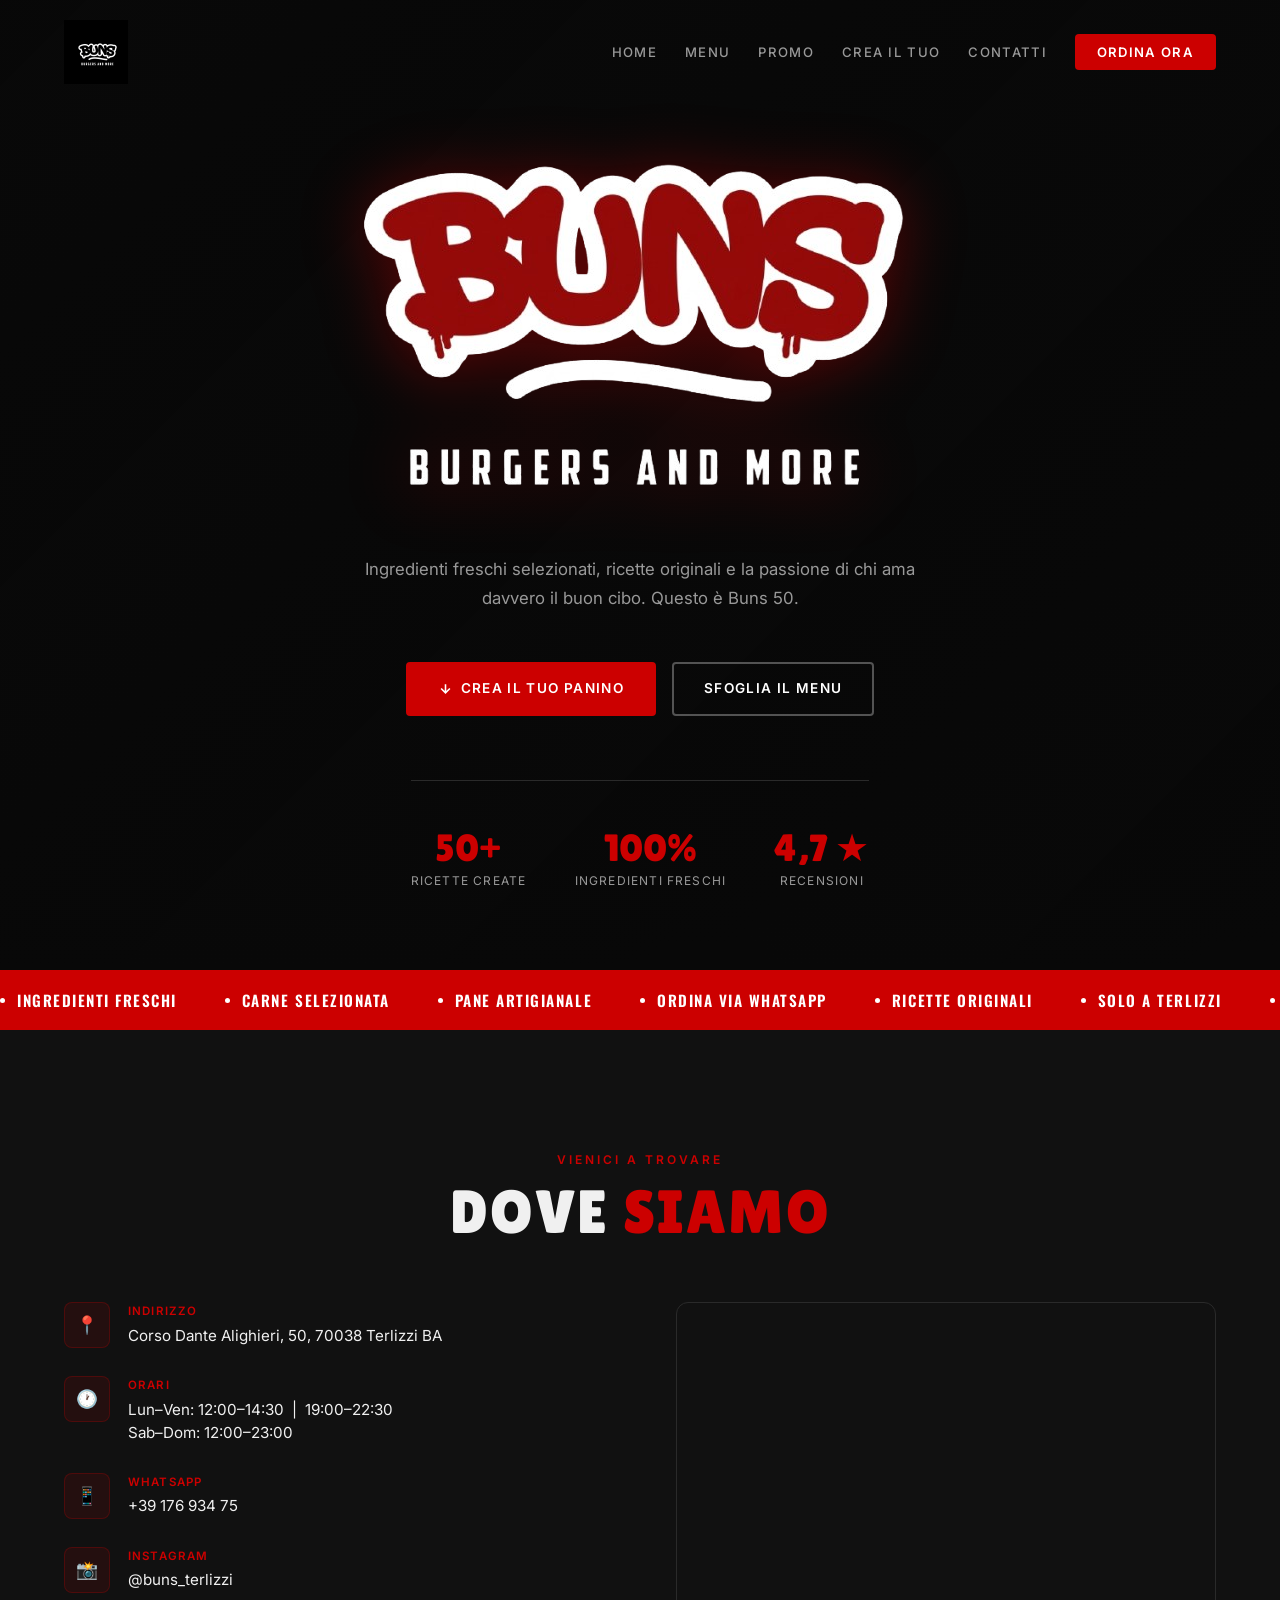
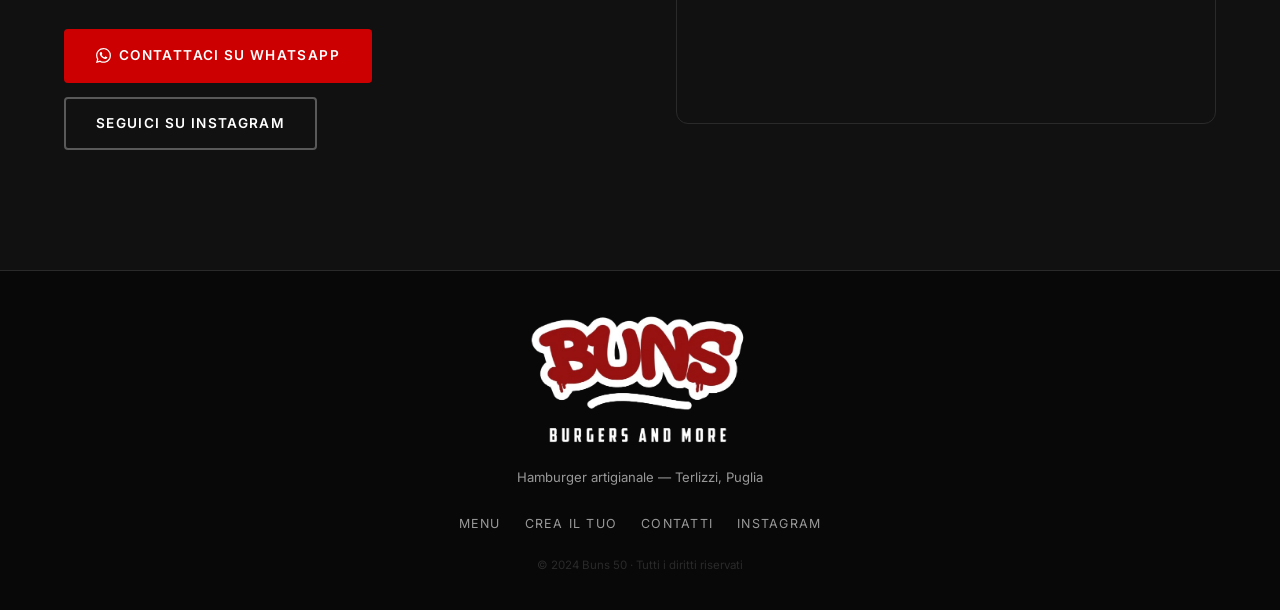
<file: index.html>
<!DOCTYPE html>
<html lang="it">
<head>
<meta charset="UTF-8">
<meta name="viewport" content="width=device-width, initial-scale=1.0">
<title>Buns 50</title>
<link rel="preconnect" href="https://fonts.googleapis.com">
<link rel="preconnect" href="https://fonts.gstatic.com" crossorigin>
<link href="https://fonts.googleapis.com/css2?family=Oswald:wght@300;400;500;600;700&family=Inter:wght@300;400;500;600&family=Lilita+One&display=swap" rel="stylesheet">
<link rel="stylesheet" href="style.css">
</head>
<body>

<!-- ========== NAV ========== -->
<nav id="navbar">
  <div class="container">
    <div class="nav-inner">
      <a href="" class="nav-logo"><img src="img/logo/logo1.png" alt="Buns 50" class="nav-logo-img"></a>
      <ul class="nav-links" id="navLinks">
        <li><a href="index.html">Home</a></li>
        <li><a href="menu.html">Menu</a></li>
        <li><a href="promo.html">Promo</a></li>
        <li><a href="builder.html">Crea il tuo</a></li>
        <li><a href="#contacts">Contatti</a></li>
        <li><a href="menu.html" class="nav-cta">Ordina ora</a></li>
      </ul>
      <div class="burger-icon" id="navToggle">
        <span></span><span></span><span></span>
      </div>
    </div>
  </div>
</nav>

<!-- ========== HERO ========== -->
<section id="hero">
  <div class="hero-bg"></div>
  <div class="container">
    <div class="hero-content">
      <img src="img/logo/logo2.png" alt="Il Gusto Autentico" class="hero-logo2">
      <p class="hero-sub">Ingredienti freschi selezionati, ricette originali e la passione di chi ama davvero il buon cibo. Questo è Buns&nbsp;50.</p>
      <div class="hero-btns">
        <a href="builder.html" class="btn btn-primary">
          <svg width="15" height="15" viewBox="0 0 24 24" fill="none" stroke="currentColor" stroke-width="2.5"><path d="M12 5v14M5 12l7 7 7-7"/></svg>
          Crea il tuo panino
        </a>
        <a href="menu.html" class="btn btn-outline">Sfoglia il menu</a>
      </div>
      <div class="hero-stats">
        <div><div class="stat-n">50+</div><div class="stat-l">Ricette create</div></div>
        <div><div class="stat-n">100%</div><div class="stat-l">Ingredienti freschi</div></div>
        <div><div class="stat-n">4,7 ★</div><div class="stat-l">Recensioni</div></div>
      </div>
    </div>
  </div>
</section>

<!-- ========== TICKER ========== -->
<div id="ticker">
  <div class="ticker-track">
    <div class="ticker-inner" aria-hidden="true">
      <div class="tick-item"><span class="tick-dot"></span>Ingredienti Freschi</div>
      <div class="tick-item"><span class="tick-dot"></span>Carne Selezionata</div>
      <div class="tick-item"><span class="tick-dot"></span>Pane Artigianale</div>
      <div class="tick-item"><span class="tick-dot"></span>Ordina via WhatsApp</div>
      <div class="tick-item"><span class="tick-dot"></span>Ricette Originali</div>
      <div class="tick-item"><span class="tick-dot"></span>Solo a Terlizzi</div>
      <div class="tick-item"><span class="tick-dot"></span>Fatto con Amore</div>
      <div class="tick-item"><span class="tick-dot"></span>Ingredienti Freschi</div>
      <div class="tick-item"><span class="tick-dot"></span>Carne Selezionata</div>
      <div class="tick-item"><span class="tick-dot"></span>Pane Artigianale</div>
      <div class="tick-item"><span class="tick-dot"></span>Ordina via WhatsApp</div>
      <div class="tick-item"><span class="tick-dot"></span>Ricette Originali</div>
      <div class="tick-item"><span class="tick-dot"></span>Solo a Terlizzi</div>
      <div class="tick-item"><span class="tick-dot"></span>Fatto con Amore</div>
    </div>
    <div class="ticker-inner" aria-hidden="true">
      <div class="tick-item"><span class="tick-dot"></span>Ingredienti Freschi</div>
      <div class="tick-item"><span class="tick-dot"></span>Carne Selezionata</div>
      <div class="tick-item"><span class="tick-dot"></span>Pane Artigianale</div>
      <div class="tick-item"><span class="tick-dot"></span>Ordina via WhatsApp</div>
      <div class="tick-item"><span class="tick-dot"></span>Ricette Originali</div>
      <div class="tick-item"><span class="tick-dot"></span>Solo a Terlizzi</div>
      <div class="tick-item"><span class="tick-dot"></span>Fatto con Amore</div>
      <div class="tick-item"><span class="tick-dot"></span>Ingredienti Freschi</div>
      <div class="tick-item"><span class="tick-dot"></span>Carne Selezionata</div>
      <div class="tick-item"><span class="tick-dot"></span>Pane Artigianale</div>
      <div class="tick-item"><span class="tick-dot"></span>Ordina via WhatsApp</div>
      <div class="tick-item"><span class="tick-dot"></span>Ricette Originali</div>
      <div class="tick-item"><span class="tick-dot"></span>Solo a Terlizzi</div>
      <div class="tick-item"><span class="tick-dot"></span>Fatto con Amore</div>
    </div>
  </div>
</div>

<!-- ========== CONTACTS ========== -->
<section id="contacts">
  <div class="container">
    <div style="text-align:center;margin-bottom:60px;">
      <p class="eyebrow">Vienici a trovare</p>
      <h2 class="sec-title">DOVE <span>SIAMO</span></h2>
    </div>
    <div class="ct-grid">
      <div>
        <div class="ct-item reveal">
          <div class="ct-icon">📍</div>
          <div><div class="ct-lbl">Indirizzo</div><div class="ct-val">Corso Dante Alighieri, 50, 70038 Terlizzi BA</div></div>
        </div>
        <div class="ct-item reveal">
          <div class="ct-icon">🕐</div>
          <div>
            <div class="ct-lbl">Orari</div>
            <div class="ct-val">Lun–Ven: 12:00–14:30 &nbsp;|&nbsp; 19:00–22:30<br>Sab–Dom: 12:00–23:00</div>
          </div>
        </div>
        <div class="ct-item reveal">
          <div class="ct-icon">📱</div>
          <div>
            <div class="ct-lbl">WhatsApp</div>
            <!-- ⚠️ SOSTITUISCI 39XXXXXXXXXX con il numero reale (es. 393331234567) -->
            <div class="ct-val"><a href="https://wa.me/3917693475" target="_blank">+39 176 934 75</a></div>
          </div>
        </div>
        <div class="ct-item reveal">
          <div class="ct-icon">📸</div>
          <div>
            <div class="ct-lbl">Instagram</div>
            <div class="ct-val"><a href="https://www.instagram.com/buns_terlizzi/" target="_blank" rel="noopener">@buns_terlizzi</a></div>
          </div>
        </div>
        <div style="display:flex;gap:14px;flex-wrap:wrap;margin-top:36px;">
          <!-- ⚠️ SOSTITUISCI anche qui il numero -->
          <a href="https://wa.me/3917693475" target="_blank" class="btn btn-primary">
            <svg width="15" height="15" viewBox="0 0 24 24" fill="currentColor"><path d="M17.472 14.382c-.297-.149-1.758-.867-2.03-.967-.273-.099-.471-.148-.67.15-.197.297-.767.966-.94 1.164-.173.199-.347.223-.644.075-.297-.15-1.255-.463-2.39-1.475-.883-.788-1.48-1.761-1.653-2.059-.173-.297-.018-.458.13-.606.134-.133.298-.347.446-.52.149-.174.198-.298.298-.497.099-.198.05-.371-.025-.52-.075-.149-.669-1.612-.916-2.207-.242-.579-.487-.5-.669-.51-.173-.008-.371-.01-.57-.01-.198 0-.52.074-.792.372-.272.297-1.04 1.016-1.04 2.479 0 1.462 1.065 2.875 1.213 3.074.149.198 2.096 3.2 5.077 4.487.709.306 1.262.489 1.694.625.712.227 1.36.195 1.871.118.571-.085 1.758-.719 2.006-1.413.248-.694.248-1.289.173-1.413-.074-.124-.272-.198-.57-.347m-5.421 7.403h-.004a9.87 9.87 0 01-5.031-1.378l-.361-.214-3.741.982.998-3.648-.235-.374a9.86 9.86 0 01-1.51-5.26c.001-5.45 4.436-9.884 9.888-9.884 2.64 0 5.122 1.03 6.988 2.898a9.825 9.825 0 012.893 6.994c-.003 5.45-4.437 9.884-9.885 9.884m8.413-18.297A11.815 11.815 0 0012.05 0C5.495 0 .16 5.335.157 11.892c0 2.096.547 4.142 1.588 5.945L.057 24l6.305-1.654a11.882 11.882 0 005.683 1.448h.005c6.554 0 11.89-5.335 11.893-11.893a11.821 11.821 0 00-3.48-8.413Z"/></svg>
            Contattaci su WhatsApp
          </a>
          <a href="https://www.instagram.com/buns_terlizzi/" target="_blank" rel="noopener" class="btn btn-outline">Seguici su Instagram</a>
        </div>
      </div>
      <div class="map-wrap">
        <iframe
          src="https://www.google.com/maps/embed?pb=!1m18!1m12!1m3!1d2490.06!2d16.5393955!3d41.1290372!2m3!1f0!2f0!3f0!3m2!1i1024!2i768!4f13.1!3m3!1m2!1s0x1347f7563a71f2ad%3A0x8046503b507ce38d!2sBuns%2050!5e0!3m2!1sit!2sit!4v1715512345678!5m2!1sit!2sit"
          width="100%" height="420" style="border:0" allowfullscreen loading="lazy">
        </iframe>
      </div>
    </div>
  </div>
</section>

<!-- ========== FOOTER ========== -->
<footer>
  <div class="container">
    <img src="img/logo/logo2.png" alt="Buns 50" class="ft-logo-img">
    <p class="ft-tag">Hamburger artigianale — Terlizzi, Puglia</p>
    <ul class="ft-links">
      <li><a href="menu.html">Menu</a></li>
      <li><a href="builder.html">Crea il tuo</a></li>
      <li><a href="#contacts">Contatti</a></li>
      <li><a href="https://www.instagram.com/buns_terlizzi/" target="_blank" rel="noopener">Instagram</a></li>
    </ul>
    <p class="ft-copy">© 2024 Buns 50 · Tutti i diritti riservati</p>
  </div>
</footer>




<script src="script.js"></script>
</body>
</html>
</file>
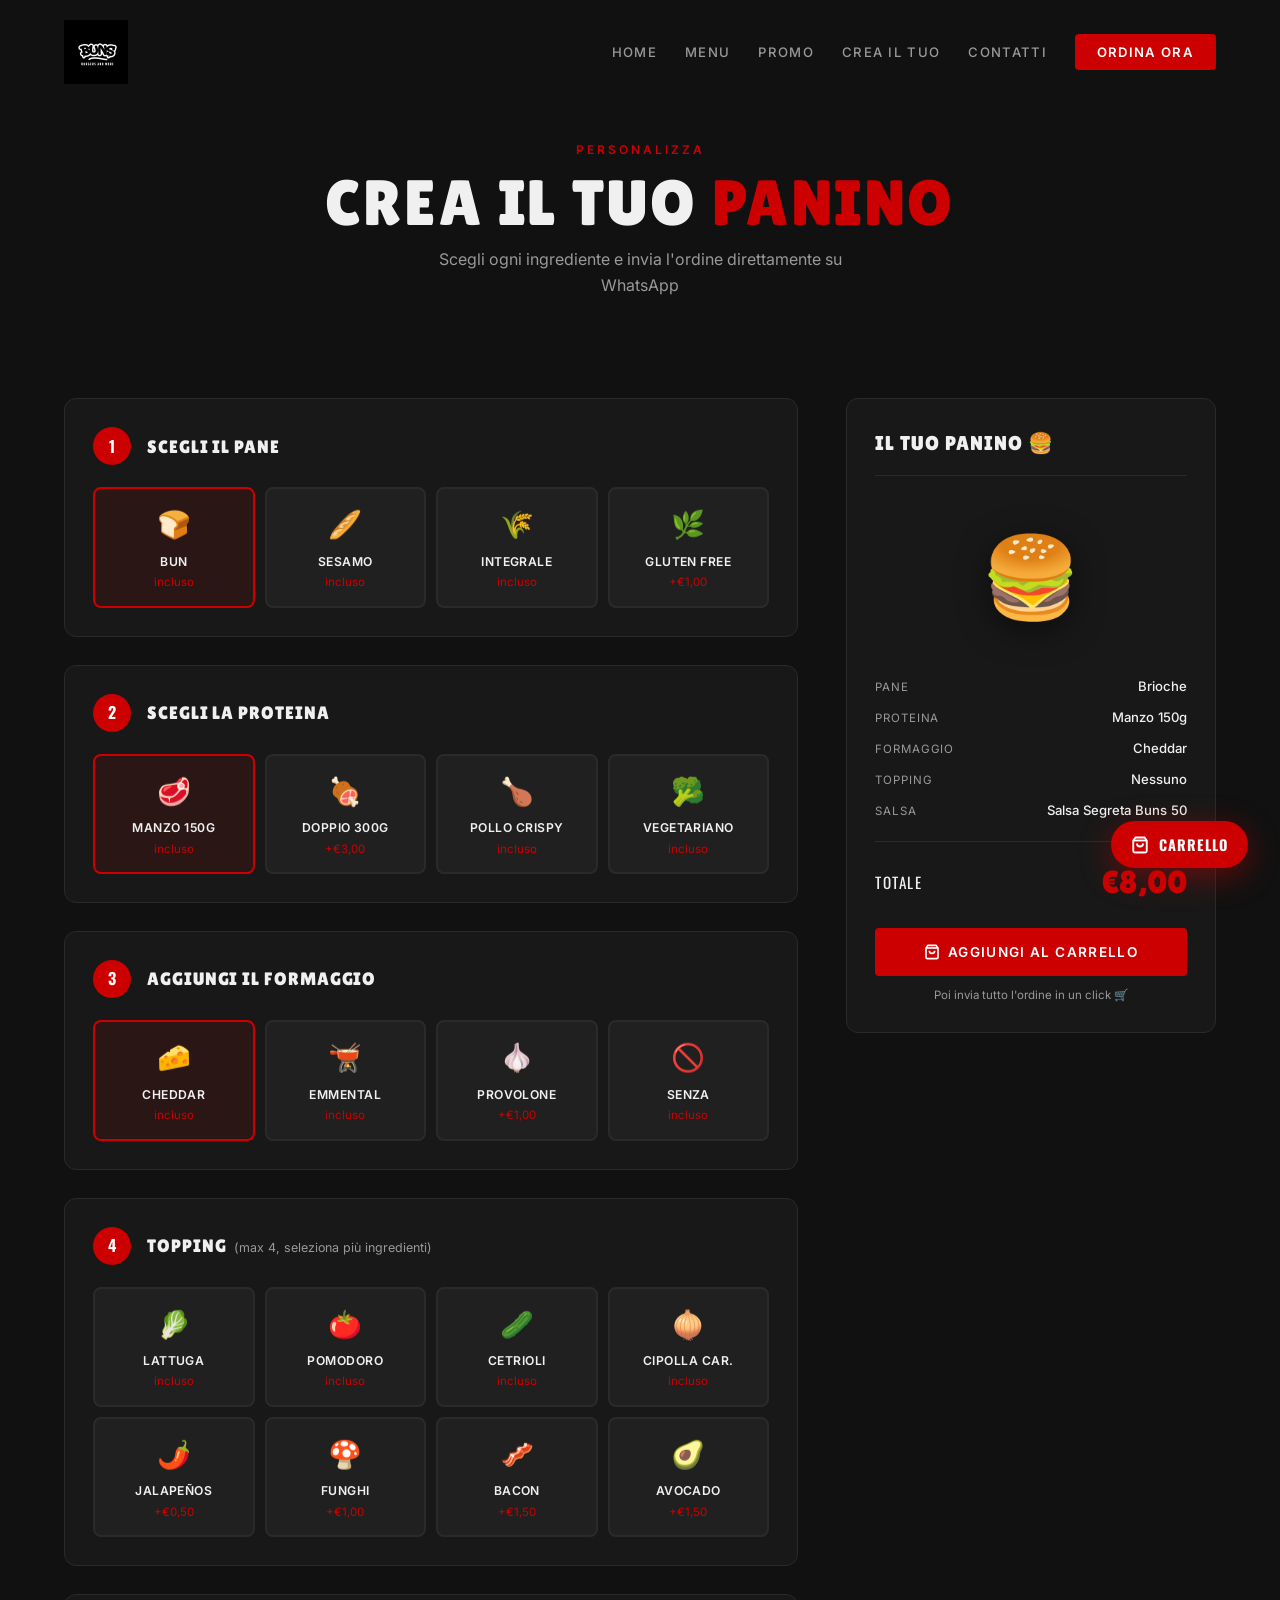
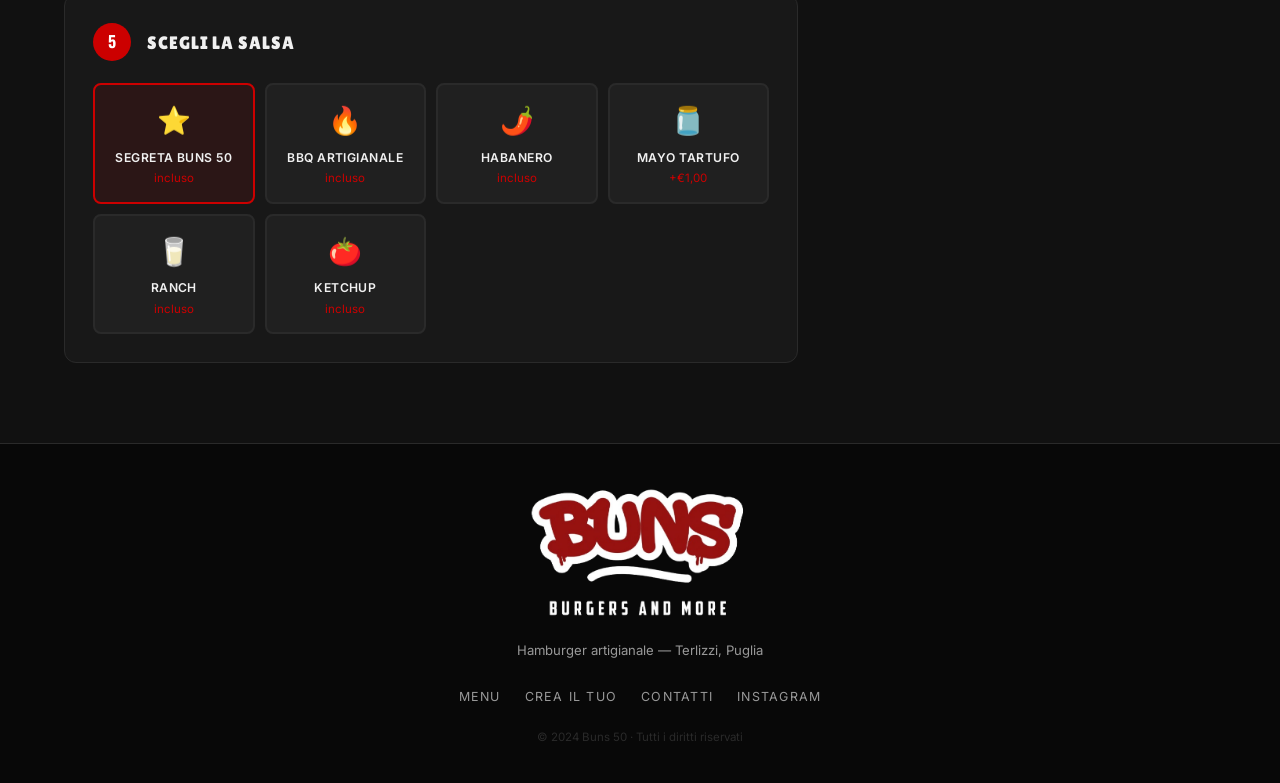
<file: builder.html>
<!DOCTYPE html>
<html lang="it">
<head>
<meta charset="UTF-8">
<meta name="viewport" content="width=device-width, initial-scale=1.0">
<title>Crea il tuo Panino – Buns 50</title>
<link rel="preconnect" href="https://fonts.googleapis.com">
<link rel="preconnect" href="https://fonts.gstatic.com" crossorigin>
<link href="https://fonts.googleapis.com/css2?family=Oswald:wght@300;400;500;600;700&family=Inter:wght@300;400;500;600&family=Lilita+One&display=swap" rel="stylesheet">
<link rel="stylesheet" href="style.css">
</head>
<body>

<!-- ========== NAV ========== -->
<nav id="navbar">
  <div class="container">
    <div class="nav-inner">
      <a href="index.html" class="nav-logo"><img src="img/logo/logo1.png" alt="Buns 50" class="nav-logo-img"></a>
      <ul class="nav-links" id="navLinks">
        <li><a href="index.html">Home</a></li>
        <li><a href="menu.html">Menu</a></li>
        <li><a href="promo.html">Promo</a></li>
        <li><a href="builder.html">Crea il tuo</a></li>
        <li><a href="index.html#contacts">Contatti</a></li>
        <li><a href="menu.html" class="nav-cta">Ordina ora</a></li>
      </ul>
      <div class="burger-icon" id="navToggle">
        <span></span><span></span><span></span>
      </div>
    </div>
  </div>
</nav>

<!-- ========== PAGE HEADER ========== -->
<section style="padding:140px 0 40px;text-align:center;background:var(--dark);">
  <div class="container">
    <p class="eyebrow">Personalizza</p>
    <h1 class="sec-title" style="font-size:clamp(2.2rem,6vw,4rem);">CREA IL TUO <span>PANINO</span></h1>
    <p style="color:var(--muted);max-width:480px;margin:12px auto 0;">Scegli ogni ingrediente e invia l'ordine direttamente su WhatsApp</p>
  </div>
</section>

<!-- ========== BUILDER ========== -->
<section id="builder" style="padding:60px 0 80px;">
  <div class="container">
    <div class="builder-wrap">
      <div class="builder-steps">

        <!-- Step 1 -->
        <div class="b-step reveal">
          <div class="step-hd"><div class="step-num">1</div><div class="step-ttl">Scegli il Pane</div></div>
          <div class="opts" id="s-bun">
            <div class="opt sel" data-v="Brioche" data-p="0" onclick="pick(this,'bun')"><span class="opt-emoji">🍞</span><div class="opt-name">Bun</div><div class="opt-price">incluso</div></div>
            <div class="opt" data-v="Sesamo" data-p="0" onclick="pick(this,'bun')"><span class="opt-emoji">🥖</span><div class="opt-name">Sesamo</div><div class="opt-price">incluso</div></div>
            <div class="opt" data-v="Integrale" data-p="0" onclick="pick(this,'bun')"><span class="opt-emoji">🌾</span><div class="opt-name">Integrale</div><div class="opt-price">incluso</div></div>
            <div class="opt" data-v="Gluten Free" data-p="1" onclick="pick(this,'bun')"><span class="opt-emoji">🌿</span><div class="opt-name">Gluten Free</div><div class="opt-price">+€1,00</div></div>
          </div>
        </div>

        <!-- Step 2 -->
        <div class="b-step reveal">
          <div class="step-hd"><div class="step-num">2</div><div class="step-ttl">Scegli la Proteina</div></div>
          <div class="opts" id="s-protein">
            <div class="opt sel" data-v="Manzo 150g" data-p="0" onclick="pick(this,'protein')"><span class="opt-emoji">🥩</span><div class="opt-name">Manzo 150g</div><div class="opt-price">incluso</div></div>
            <div class="opt" data-v="Manzo Doppio 300g" data-p="3" onclick="pick(this,'protein')"><span class="opt-emoji">🍖</span><div class="opt-name">Doppio 300g</div><div class="opt-price">+€3,00</div></div>
            <div class="opt" data-v="Pollo Croccante" data-p="0" onclick="pick(this,'protein')"><span class="opt-emoji">🍗</span><div class="opt-name">Pollo Crispy</div><div class="opt-price">incluso</div></div>
            <div class="opt" data-v="Vegetariano" data-p="0" onclick="pick(this,'protein')"><span class="opt-emoji">🥦</span><div class="opt-name">Vegetariano</div><div class="opt-price">incluso</div></div>
          </div>
        </div>

        <!-- Step 3 -->
        <div class="b-step reveal">
          <div class="step-hd"><div class="step-num">3</div><div class="step-ttl">Aggiungi il Formaggio</div></div>
          <div class="opts" id="s-cheese">
            <div class="opt sel" data-v="Cheddar" data-p="0" onclick="pick(this,'cheese')"><span class="opt-emoji">🧀</span><div class="opt-name">Cheddar</div><div class="opt-price">incluso</div></div>
            <div class="opt" data-v="Emmental" data-p="0" onclick="pick(this,'cheese')"><span class="opt-emoji">🫕</span><div class="opt-name">Emmental</div><div class="opt-price">incluso</div></div>
            <div class="opt" data-v="Provolone del Monaco" data-p="1" onclick="pick(this,'cheese')"><span class="opt-emoji">🧄</span><div class="opt-name">Provolone</div><div class="opt-price">+€1,00</div></div>
            <div class="opt" data-v="Senza Formaggio" data-p="0" onclick="pick(this,'cheese')"><span class="opt-emoji">🚫</span><div class="opt-name">Senza</div><div class="opt-price">incluso</div></div>
          </div>
        </div>

        <!-- Step 4 -->
        <div class="b-step reveal">
          <div class="step-hd"><div class="step-num">4</div><div class="step-ttl">Topping <span class="step-sub">(max 4, seleziona più ingredienti)</span></div></div>
          <div class="opts" id="s-toppings">
            <div class="opt" data-v="Lattuga" data-p="0" onclick="tog(this)"><span class="opt-emoji">🥬</span><div class="opt-name">Lattuga</div><div class="opt-price">incluso</div></div>
            <div class="opt" data-v="Pomodoro" data-p="0" onclick="tog(this)"><span class="opt-emoji">🍅</span><div class="opt-name">Pomodoro</div><div class="opt-price">incluso</div></div>
            <div class="opt" data-v="Cetrioli" data-p="0" onclick="tog(this)"><span class="opt-emoji">🥒</span><div class="opt-name">Cetrioli</div><div class="opt-price">incluso</div></div>
            <div class="opt" data-v="Cipolla Caramellata" data-p="0" onclick="tog(this)"><span class="opt-emoji">🧅</span><div class="opt-name">Cipolla Car.</div><div class="opt-price">incluso</div></div>
            <div class="opt" data-v="Jalapeños" data-p="0.5" onclick="tog(this)"><span class="opt-emoji">🌶️</span><div class="opt-name">Jalapeños</div><div class="opt-price">+€0,50</div></div>
            <div class="opt" data-v="Funghi" data-p="1" onclick="tog(this)"><span class="opt-emoji">🍄</span><div class="opt-name">Funghi</div><div class="opt-price">+€1,00</div></div>
            <div class="opt" data-v="Bacon" data-p="1.5" onclick="tog(this)"><span class="opt-emoji">🥓</span><div class="opt-name">Bacon</div><div class="opt-price">+€1,50</div></div>
            <div class="opt" data-v="Avocado" data-p="1.5" onclick="tog(this)"><span class="opt-emoji">🥑</span><div class="opt-name">Avocado</div><div class="opt-price">+€1,50</div></div>
          </div>
        </div>

        <!-- Step 5 -->
        <div class="b-step reveal">
          <div class="step-hd"><div class="step-num">5</div><div class="step-ttl">Scegli la Salsa</div></div>
          <div class="opts" id="s-sauce">
            <div class="opt sel" data-v="Salsa Segreta Buns 50" data-p="0" onclick="pick(this,'sauce')"><span class="opt-emoji">⭐</span><div class="opt-name">Segreta Buns 50</div><div class="opt-price">incluso</div></div>
            <div class="opt" data-v="BBQ Artigianale" data-p="0" onclick="pick(this,'sauce')"><span class="opt-emoji">🔥</span><div class="opt-name">BBQ Artigianale</div><div class="opt-price">incluso</div></div>
            <div class="opt" data-v="Salsa Habanero" data-p="0" onclick="pick(this,'sauce')"><span class="opt-emoji">🌶️</span><div class="opt-name">Habanero</div><div class="opt-price">incluso</div></div>
            <div class="opt" data-v="Mayo al Tartufo" data-p="1" onclick="pick(this,'sauce')"><span class="opt-emoji">🫙</span><div class="opt-name">Mayo Tartufo</div><div class="opt-price">+€1,00</div></div>
            <div class="opt" data-v="Ranch" data-p="0" onclick="pick(this,'sauce')"><span class="opt-emoji">🥛</span><div class="opt-name">Ranch</div><div class="opt-price">incluso</div></div>
            <div class="opt" data-v="Ketchup" data-p="0" onclick="pick(this,'sauce')"><span class="opt-emoji">🍅</span><div class="opt-name">Ketchup</div><div class="opt-price">incluso</div></div>
          </div>
        </div>

      </div><!-- /builder-steps -->

      <!-- SUMMARY -->
      <div class="summary">
        <div class="sum-title">Il Tuo Panino 🍔</div>
        <div class="burger-vis"><div class="burger-emoji">🍔</div></div>
        <div class="sum-rows">
          <div class="sum-row"><span class="sum-lbl">Pane</span><span class="sum-val" id="sv-bun">Brioche</span></div>
          <div class="sum-row"><span class="sum-lbl">Proteina</span><span class="sum-val" id="sv-protein">Manzo 150g</span></div>
          <div class="sum-row"><span class="sum-lbl">Formaggio</span><span class="sum-val" id="sv-cheese">Cheddar</span></div>
          <div class="sum-row"><span class="sum-lbl">Topping</span><span class="sum-val" id="sv-toppings">Nessuno</span></div>
          <div class="sum-row"><span class="sum-lbl">Salsa</span><span class="sum-val" id="sv-sauce">Salsa Segreta Buns 50</span></div>
        </div>
        <div class="sum-total">
          <span class="sum-total-lbl">Totale</span>
          <span class="sum-total-price" id="sv-total">€8,00</span>
        </div>
        <button class="btn btn-primary" id="btn-add-builder" onclick="addBuilderToCart()" style="width:100%;justify-content:center;">
          <svg width="16" height="16" viewBox="0 0 24 24" fill="none" stroke="currentColor" stroke-width="2.5"><path d="M6 2 3 6v14a2 2 0 0 0 2 2h14a2 2 0 0 0 2-2V6l-3-4z"/><line x1="3" y1="6" x2="21" y2="6"/><path d="M16 10a4 4 0 0 1-8 0"/></svg>
          Aggiungi al Carrello
        </button>
        <p class="sum-note">Poi invia tutto l'ordine in un click 🛒</p>
      </div>
    </div>
  </div>
</section>

<!-- ========== FOOTER ========== -->
<footer>
  <div class="container">
    <img src="img/logo/logo2.png" alt="Buns 50" class="ft-logo-img">
    <p class="ft-tag">Hamburger artigianale — Terlizzi, Puglia</p>
    <ul class="ft-links">
      <li><a href="menu.html">Menu</a></li>
      <li><a href="builder.html">Crea il tuo</a></li>
      <li><a href="index.html#contacts">Contatti</a></li>
      <li><a href="https://www.instagram.com/buns_terlizzi/" target="_blank" rel="noopener">Instagram</a></li>
    </ul>
    <p class="ft-copy">© 2024 Buns 50 · Tutti i diritti riservati</p>
  </div>
</footer>

<!-- ========== CARRELLO ========== -->
<div class="cart-overlay" id="cartOverlay" onclick="closeCart()"></div>
<div class="cart-panel" id="cartPanel">
  <div class="cart-hd">
    <span class="cart-title">Il tuo Carrello</span>
    <button class="cart-close" onclick="closeCart()">✕</button>
  </div>
  <div class="cart-items" id="cartItems">
    <p class="cart-empty">Il carrello è vuoto<br>Aggiungi qualcosa dal menu 🍔</p>
  </div>
  <div class="cart-footer">
    <div class="cart-total-row">
      <span class="cart-total-lbl">Totale</span>
      <span class="cart-total-val" id="cart-total">€0,00</span>
    </div>
    <button class="btn btn-wa" style="width:100%;justify-content:center;" onclick="checkoutCart()">
      <svg width="17" height="17" viewBox="0 0 24 24" fill="currentColor"><path d="M17.472 14.382c-.297-.149-1.758-.867-2.03-.967-.273-.099-.471-.148-.67.15-.197.297-.767.966-.94 1.164-.173.199-.347.223-.644.075-.297-.15-1.255-.463-2.39-1.475-.883-.788-1.48-1.761-1.653-2.059-.173-.297-.018-.458.13-.606.134-.133.298-.347.446-.52.149-.174.198-.298.298-.497.099-.198.05-.371-.025-.52-.075-.149-.669-1.612-.916-2.207-.242-.579-.487-.5-.669-.51-.173-.008-.371-.01-.57-.01-.198 0-.52.074-.792.372-.272.297-1.04 1.016-1.04 2.479 0 1.462 1.065 2.875 1.213 3.074.149.198 2.096 3.2 5.077 4.487.709.306 1.262.489 1.694.625.712.227 1.36.195 1.871.118.571-.085 1.758-.719 2.006-1.413.248-.694.248-1.289.173-1.413-.074-.124-.272-.198-.57-.347m-5.421 7.403h-.004a9.87 9.87 0 01-5.031-1.378l-.361-.214-3.741.982.998-3.648-.235-.374a9.86 9.86 0 01-1.51-5.26c.001-5.45 4.436-9.884 9.888-9.884 2.64 0 5.122 1.03 6.988 2.898a9.825 9.825 0 012.893 6.994c-.003 5.45-4.437 9.884-9.885 9.884m8.413-18.297A11.815 11.815 0 0012.05 0C5.495 0 .16 5.335.157 11.892c0 2.096.547 4.142 1.588 5.945L.057 24l6.305-1.654a11.882 11.882 0 005.683 1.448h.005c6.554 0 11.89-5.335 11.893-11.893a11.821 11.821 0 00-3.48-8.413Z"/></svg>
      Invia Ordine su WhatsApp
    </button>
  </div>
</div>

<!-- CART FLOATING BUTTON -->
<button class="cart-btn" id="cartBtn" onclick="openCart()">
  <svg width="18" height="18" viewBox="0 0 24 24" fill="none" stroke="currentColor" stroke-width="2.5"><path d="M6 2 3 6v14a2 2 0 0 0 2 2h14a2 2 0 0 0 2-2V6l-3-4z"/><line x1="3" y1="6" x2="21" y2="6"/><path d="M16 10a4 4 0 0 1-8 0"/></svg>
  Carrello
  <span class="cart-badge hidden" id="cartBadge">0</span>
</button>

<!-- ========== MODAL ORDINE ========== -->
<div class="modal-overlay" id="orderModal">
  <div class="modal">
    <div class="modal-title">Completa l'ordine</div>
    <p class="modal-sub">Inserisci i tuoi dati per inviare l'ordine via WhatsApp</p>
    <div class="field">
      <label>Modalità</label>
      <div class="mode-toggle">
        <button type="button" class="mode-btn active" id="mode-takeaway" onclick="setMode('takeaway')">🏃 Take Away</button>
        <button type="button" class="mode-btn" id="mode-delivery" onclick="setMode('delivery')">🛵 Delivery</button>
      </div>
    </div>
    <div class="field" id="field-address" style="display:none">
      <label for="f-addr">Indirizzo di consegna</label>
      <input type="text" id="f-addr" placeholder="Es. Via Roma 12, Terlizzi" autocomplete="street-address">
    </div>
    <div class="field">
      <label for="f-name">Nome e Cognome</label>
      <input type="text" id="f-name" placeholder="Es. Mario Rossi" autocomplete="name">
    </div>
    <div class="field">
      <label for="f-phone">Numero di Telefono</label>
      <input type="tel" id="f-phone" placeholder="Es. 333 1234567" autocomplete="tel">
    </div>
    <div class="field">
      <label for="f-time" id="lbl-time">Orario di Ritiro</label>
      <input type="time" id="f-time" min="12:00" max="23:00">
    </div>
    <p class="delivery-fee" id="delivery-fee-note"><span>🛵 Spese di consegna</span><span>+€2,00</span></p>
    <div class="modal-btns">
      <button class="btn btn-outline" onclick="closeModal()">Annulla</button>
      <button class="btn btn-wa" onclick="confirmOrder()">
        <svg width="16" height="16" viewBox="0 0 24 24" fill="currentColor"><path d="M17.472 14.382c-.297-.149-1.758-.867-2.03-.967-.273-.099-.471-.148-.67.15-.197.297-.767.966-.94 1.164-.173.199-.347.223-.644.075-.297-.15-1.255-.463-2.39-1.475-.883-.788-1.48-1.761-1.653-2.059-.173-.297-.018-.458.13-.606.134-.133.298-.347.446-.52.149-.174.198-.298.298-.497.099-.198.05-.371-.025-.52-.075-.149-.669-1.612-.916-2.207-.242-.579-.487-.5-.669-.51-.173-.008-.371-.01-.57-.01-.198 0-.52.074-.792.372-.272.297-1.04 1.016-1.04 2.479 0 1.462 1.065 2.875 1.213 3.074.149.198 2.096 3.2 5.077 4.487.709.306 1.262.489 1.694.625.712.227 1.36.195 1.871.118.571-.085 1.758-.719 2.006-1.413.248-.694.248-1.289.173-1.413-.074-.124-.272-.198-.57-.347m-5.421 7.403h-.004a9.87 9.87 0 01-5.031-1.378l-.361-.214-3.741.982.998-3.648-.235-.374a9.86 9.86 0 01-1.51-5.26c.001-5.45 4.436-9.884 9.888-9.884 2.64 0 5.122 1.03 6.988 2.898a9.825 9.825 0 012.893 6.994c-.003 5.45-4.437 9.884-9.885 9.884m8.413-18.297A11.815 11.815 0 0012.05 0C5.495 0 .16 5.335.157 11.892c0 2.096.547 4.142 1.588 5.945L.057 24l6.305-1.654a11.882 11.882 0 005.683 1.448h.005c6.554 0 11.89-5.335 11.893-11.893a11.821 11.821 0 00-3.48-8.413Z"/></svg>
        Invia su WhatsApp
      </button>
    </div>
  </div>
</div>

<script>
// NAV
const nav = document.getElementById('navbar');
window.addEventListener('scroll', () => nav.classList.toggle('scrolled', scrollY > 50));

let mobileOpen = false;
document.getElementById('navToggle').addEventListener('click', () => {
  const links = document.getElementById('navLinks');
  mobileOpen = !mobileOpen;
  if (mobileOpen) {
    Object.assign(links.style, {display:'flex',flexDirection:'column',position:'absolute',
      top:'100%',left:'0',right:'0',background:'rgba(8,8,8,.98)',
      padding:'24px',gap:'16px',borderTop:'1px solid var(--border)'});
  } else {
    links.style.display = '';
  }
});

document.querySelectorAll('#navLinks a').forEach(a =>
  a.addEventListener('click', () => { mobileOpen = false; document.getElementById('navLinks').style.display = ''; })
);

// BUILDER STATE
const BASE = 8;
const state = {
  bun:     { v:'Brioche', p:0 },
  protein: { v:'Manzo 150g', p:0 },
  cheese:  { v:'Cheddar', p:0 },
  sauce:   { v:'Salsa Segreta Buns 50', p:0 },
  toppings: []
};

function pick(el, cat) {
  el.parentElement.querySelectorAll('.opt').forEach(o => o.classList.remove('sel'));
  el.classList.add('sel');
  state[cat] = { v: el.dataset.v, p: parseFloat(el.dataset.p) || 0 };
  refresh();
}

function tog(el) {
  const v = el.dataset.v, p = parseFloat(el.dataset.p) || 0;
  if (el.classList.contains('sel')) {
    el.classList.remove('sel');
    state.toppings = state.toppings.filter(t => t.v !== v);
  } else {
    if (state.toppings.length >= 4) {
      el.style.animation = 'shake .35s';
      setTimeout(() => el.style.animation = '', 400);
      return;
    }
    el.classList.add('sel');
    state.toppings.push({ v, p });
  }
  refresh();
}

function refresh() {
  document.getElementById('sv-bun').textContent     = state.bun.v;
  document.getElementById('sv-protein').textContent = state.protein.v;
  document.getElementById('sv-cheese').textContent  = state.cheese.v;
  document.getElementById('sv-sauce').textContent   = state.sauce.v;
  const tops = state.toppings.map(t => t.v);
  document.getElementById('sv-toppings').textContent = tops.length ? tops.join(', ') : 'Nessuno';
  const extra = state.bun.p + state.protein.p + state.cheese.p +
    state.toppings.reduce((s,t) => s+t.p, 0) + state.sauce.p;
  document.getElementById('sv-total').textContent = '€' + (BASE + extra).toFixed(2).replace('.',',');
}

const WA_NUMBER = '3917693475';

// CART
const cart = [];

function openCart() {
  document.getElementById('cartPanel').classList.add('open');
  document.getElementById('cartOverlay').classList.add('open');
}

function closeCart() {
  document.getElementById('cartPanel').classList.remove('open');
  document.getElementById('cartOverlay').classList.remove('open');
}

function addToCart(name, price, details) {
  if (!details) {
    const idx = cart.findIndex(i => i.name === name && !i.details);
    if (idx >= 0) { cart[idx].qty++; renderCart(); openCart(); return; }
  }
  cart.push({ name, price, qty: 1, details: details || null });
  renderCart();
  openCart();
}

function addBuilderToCart() {
  const { bun, protein, cheese, sauce, toppings } = state;
  const extra = bun.p + protein.p + cheese.p + toppings.reduce((s,t)=>s+t.p,0) + sauce.p;
  const price = BASE + extra;
  const details = {
    bun: bun.v, protein: protein.v, cheese: cheese.v,
    toppings: toppings.length ? toppings.map(t=>t.v).join(', ') : 'Nessuno',
    sauce: sauce.v
  };
  addToCart('Panino Personalizzato', price, details);
  const btn = document.getElementById('btn-add-builder');
  const orig = btn.innerHTML;
  btn.textContent = '✓ Aggiunto al carrello!';
  setTimeout(() => btn.innerHTML = orig, 1600);
}

function updateQty(idx, delta) {
  cart[idx].qty += delta;
  if (cart[idx].qty <= 0) cart.splice(idx, 1);
  renderCart();
}

function removeFromCart(idx) {
  cart.splice(idx, 1);
  renderCart();
}

function renderCart() {
  const container = document.getElementById('cartItems');
  const badge     = document.getElementById('cartBadge');
  const totalEl   = document.getElementById('cart-total');
  const totalQty  = cart.reduce((s,i) => s + i.qty, 0);
  const totalPrice= cart.reduce((s,i) => s + i.price * i.qty, 0);

  badge.textContent = totalQty;
  badge.classList.toggle('hidden', totalQty === 0);
  totalEl.textContent = '€' + totalPrice.toFixed(2).replace('.',',');

  if (!cart.length) {
    container.innerHTML = '<p class="cart-empty">Il carrello è vuoto<br>Aggiungi qualcosa dal menu 🍔</p>';
    return;
  }
  container.innerHTML = cart.map((item, idx) => `
    <div class="cart-item">
      <div class="cart-item-hd">
        <span class="cart-item-name">${item.name}</span>
        <span class="cart-item-price">€${(item.price * item.qty).toFixed(2).replace('.',',')}</span>
      </div>
      ${item.details ? `<div class="cart-item-details">
        🥖 ${item.details.bun} &nbsp;·&nbsp; 🥩 ${item.details.protein} &nbsp;·&nbsp; 🧀 ${item.details.cheese}<br>
        🥬 ${item.details.toppings} &nbsp;·&nbsp; 🫙 ${item.details.sauce}
      </div>` : `<div class="cart-item-details">€${item.price.toFixed(2).replace('.',',')} cad.</div>`}
      <div class="cart-item-ft">
        <div class="qty-ctrl">
          <button class="qty-btn" onclick="updateQty(${idx},-1)">−</button>
          <span class="qty-val">${item.qty}</span>
          <button class="qty-btn" onclick="updateQty(${idx},1)">+</button>
        </div>
        <button class="cart-remove" onclick="removeFromCart(${idx})">Rimuovi</button>
      </div>
    </div>`).join('');
}

function checkoutCart() {
  if (!cart.length) return;
  openModal();
}

// MODAL
let orderMode = 'takeaway';

function setMode(mode) {
  orderMode = mode;
  document.getElementById('mode-takeaway').classList.toggle('active', mode === 'takeaway');
  document.getElementById('mode-delivery').classList.toggle('active', mode === 'delivery');
  document.getElementById('field-address').style.display = mode === 'delivery' ? '' : 'none';
  document.getElementById('delivery-fee-note').style.display = mode === 'delivery' ? 'flex' : 'none';
  document.getElementById('lbl-time').textContent = mode === 'delivery' ? 'Orario di Consegna' : 'Orario di Ritiro';
}

function openModal() {
  document.getElementById('orderModal').classList.add('open');
}

function closeModal() {
  document.getElementById('orderModal').classList.remove('open');
  ['f-name','f-phone','f-time','f-addr'].forEach(id => {
    const el = document.getElementById(id);
    if (el) el.classList.remove('err');
  });
}

document.getElementById('orderModal').addEventListener('click', function(e) {
  if (e.target === this) closeModal();
});

function confirmOrder() {
  const name  = document.getElementById('f-name').value.trim();
  const phone = document.getElementById('f-phone').value.trim();
  const time  = document.getElementById('f-time').value;
  const addr  = orderMode === 'delivery' ? document.getElementById('f-addr').value.trim() : null;

  document.getElementById('f-name').classList.toggle('err', !name);
  document.getElementById('f-phone').classList.toggle('err', !phone);
  document.getElementById('f-time').classList.toggle('err', !time);
  if (orderMode === 'delivery') document.getElementById('f-addr').classList.toggle('err', !addr);

  if (!name || !phone || !time || (orderMode === 'delivery' && !addr)) return;
  closeModal();

  const lines = cart.map(item => {
    let line = `• ${item.qty}x ${item.name} — €${(item.price * item.qty).toFixed(2).replace('.',',')}`;
    if (item.details) {
      line += `\n   ${item.details.bun} |  ${item.details.protein} |  ${item.details.cheese}`;
      line += `\n   ${item.details.toppings} |  ${item.details.sauce}`;
    }
    return line;
  }).join('\n\n');

  const subtotal = cart.reduce((s,i) => s + i.price * i.qty, 0);
  const deliveryFee = orderMode === 'delivery' ? 2 : 0;
  const total = subtotal + deliveryFee;
  const modalita = orderMode === 'delivery' ? `Delivery — ${addr}` : 'Take Away';

  const msg =
`*Ordine Buns 50*

Nome: ${name}
Telefono: ${phone}
Modalità: ${modalita}
Orario: ${time}

${lines}${deliveryFee ? '\n\n• Spese di consegna — €2,00' : ''}

*Totale: €${total.toFixed(2).replace('.',',')}*

Grazie!`;

  window.open(`https://wa.me/${WA_NUMBER}?text=${encodeURIComponent(msg)}`, '_blank');
  cart.length = 0;
  renderCart();
}

// SCROLL REVEAL
const io = new IntersectionObserver(entries => {
  entries.forEach(e => { if (e.isIntersecting) e.target.classList.add('visible'); });
}, { threshold: 0.08 });
document.querySelectorAll('.reveal').forEach(el => io.observe(el));
</script>
</body>
</html>
</file>
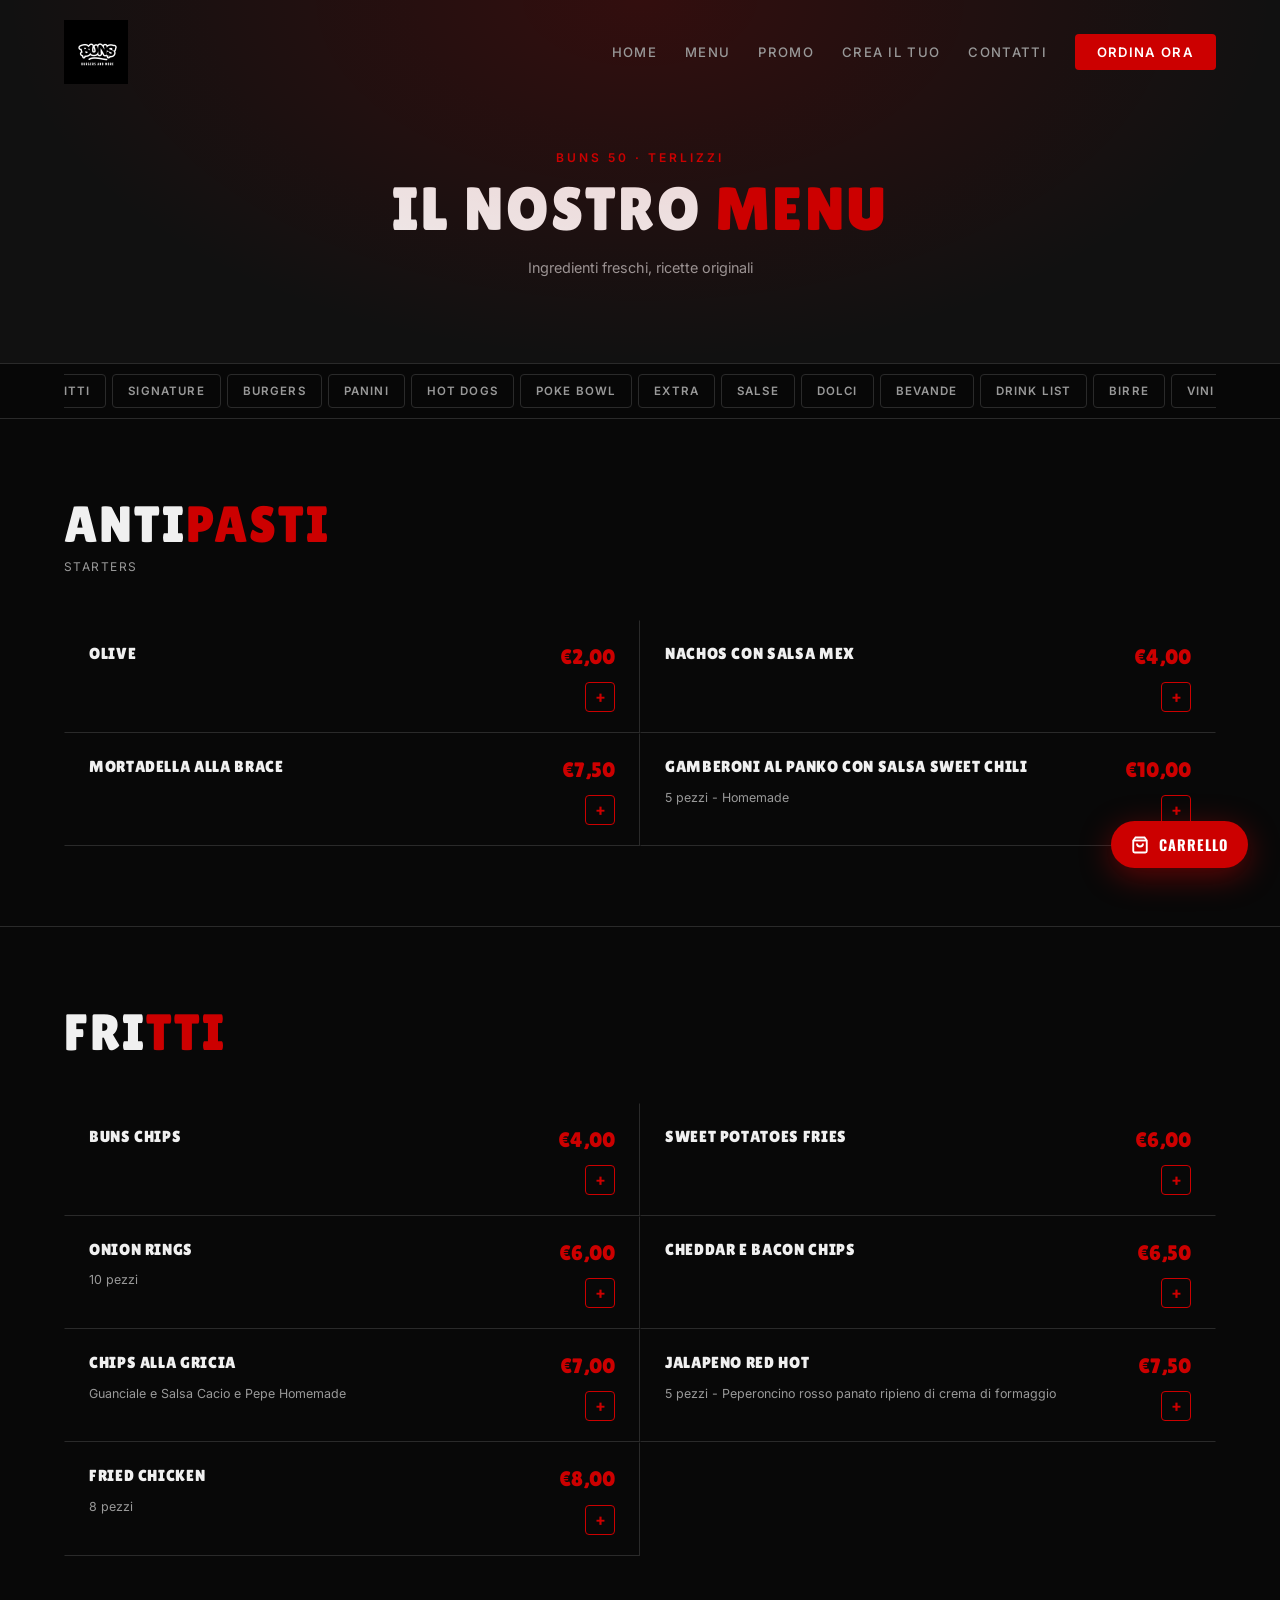
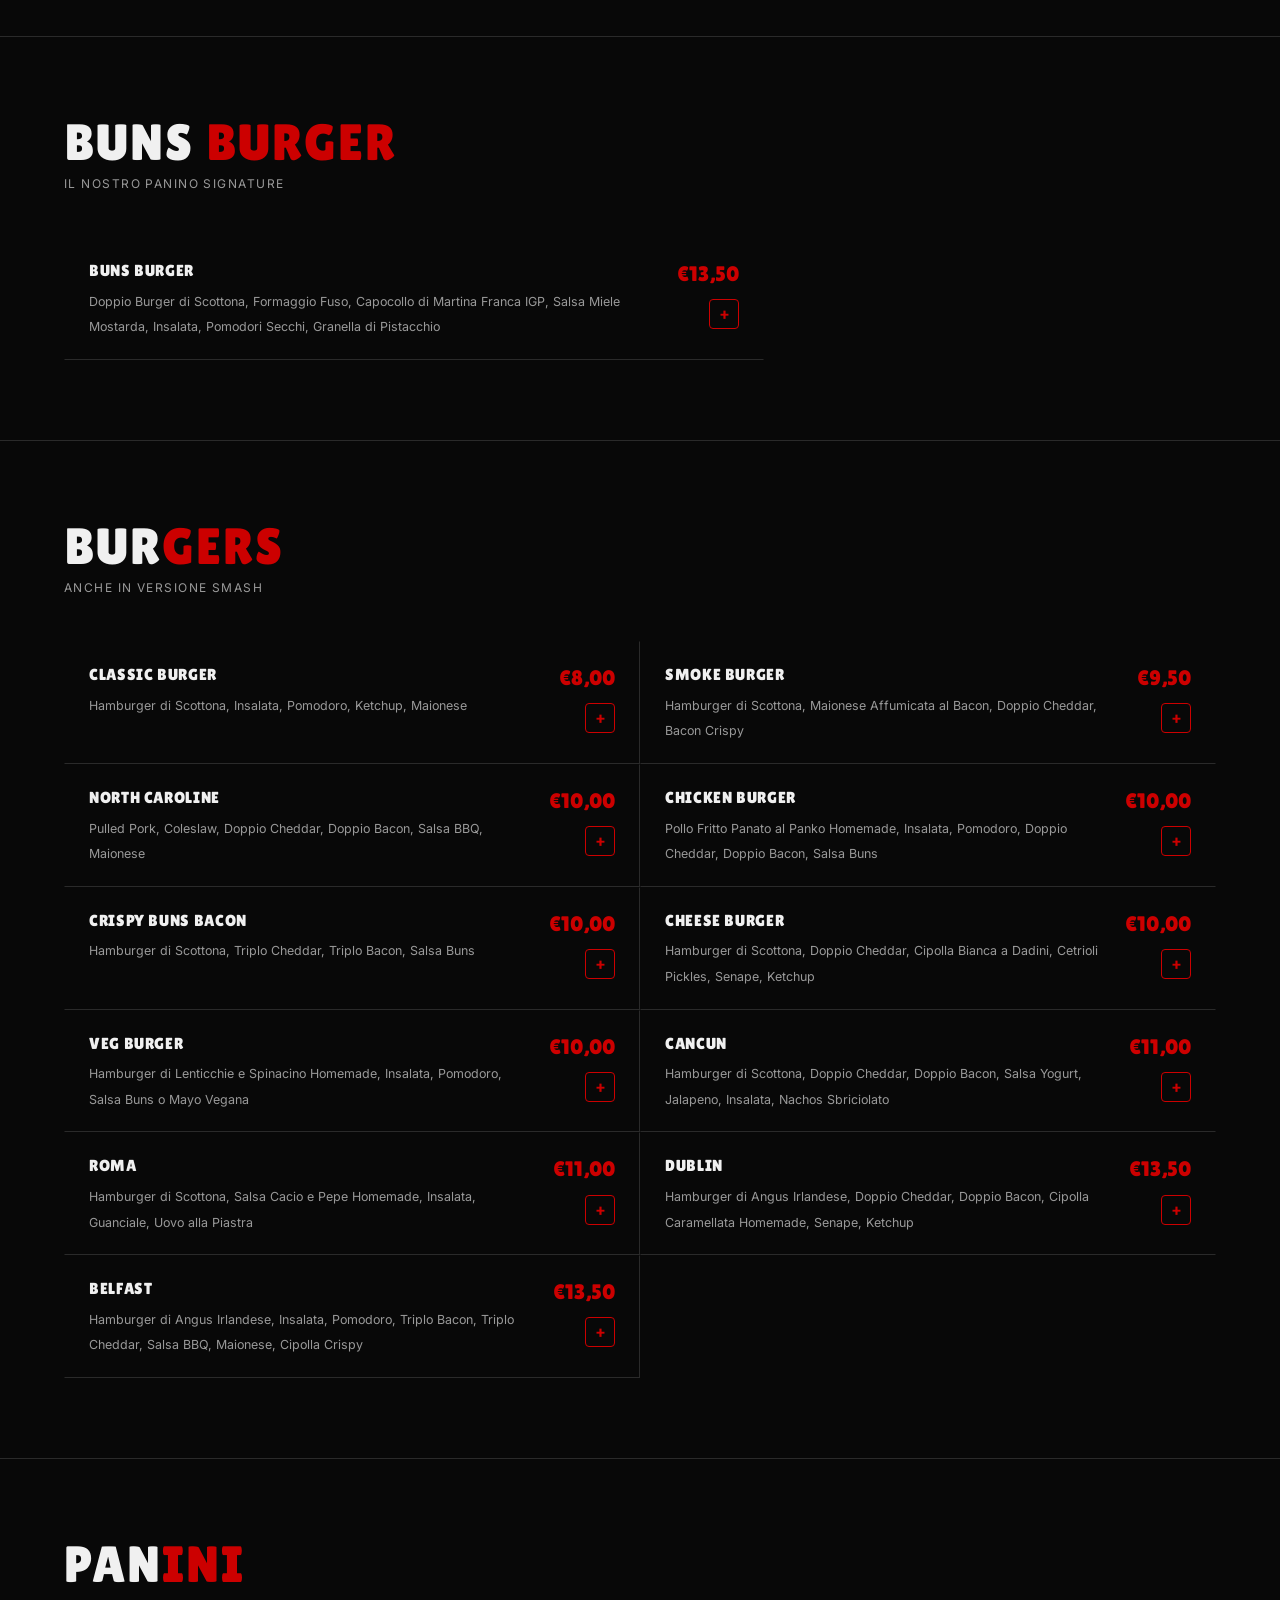
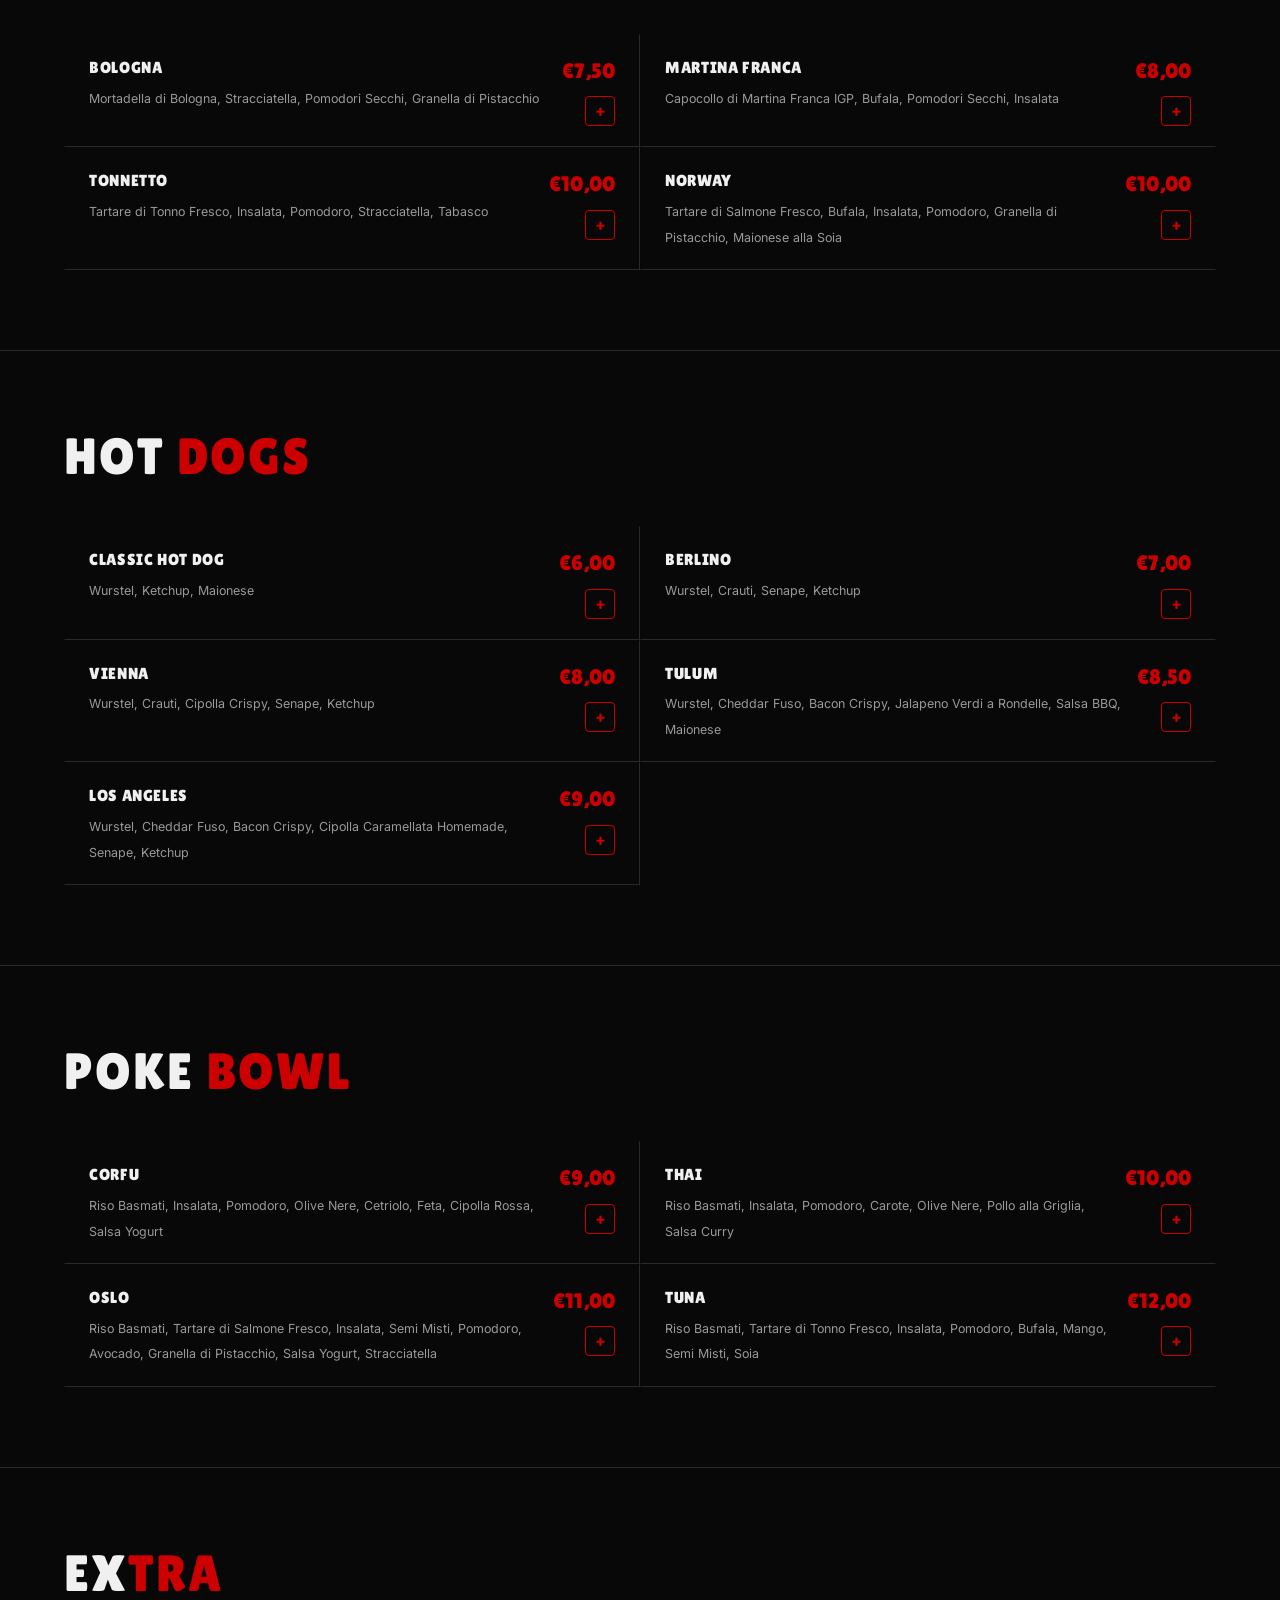
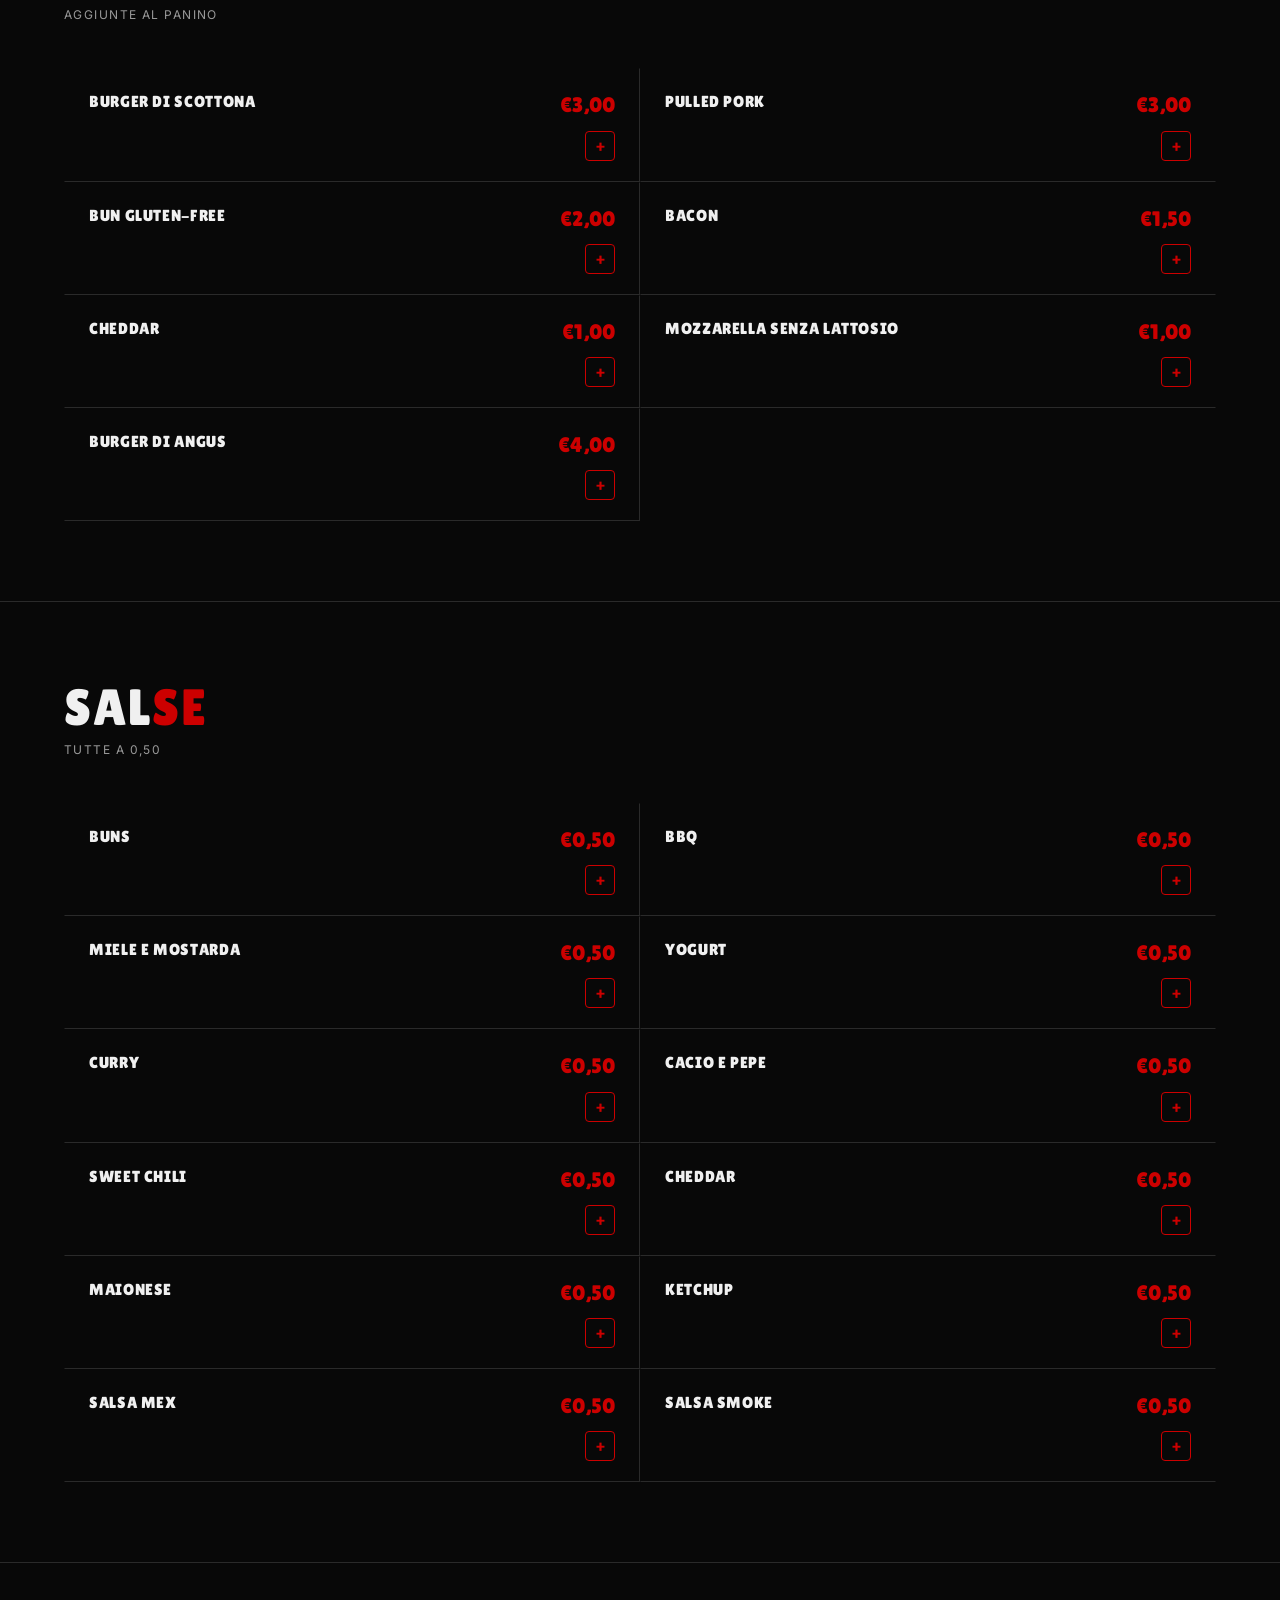
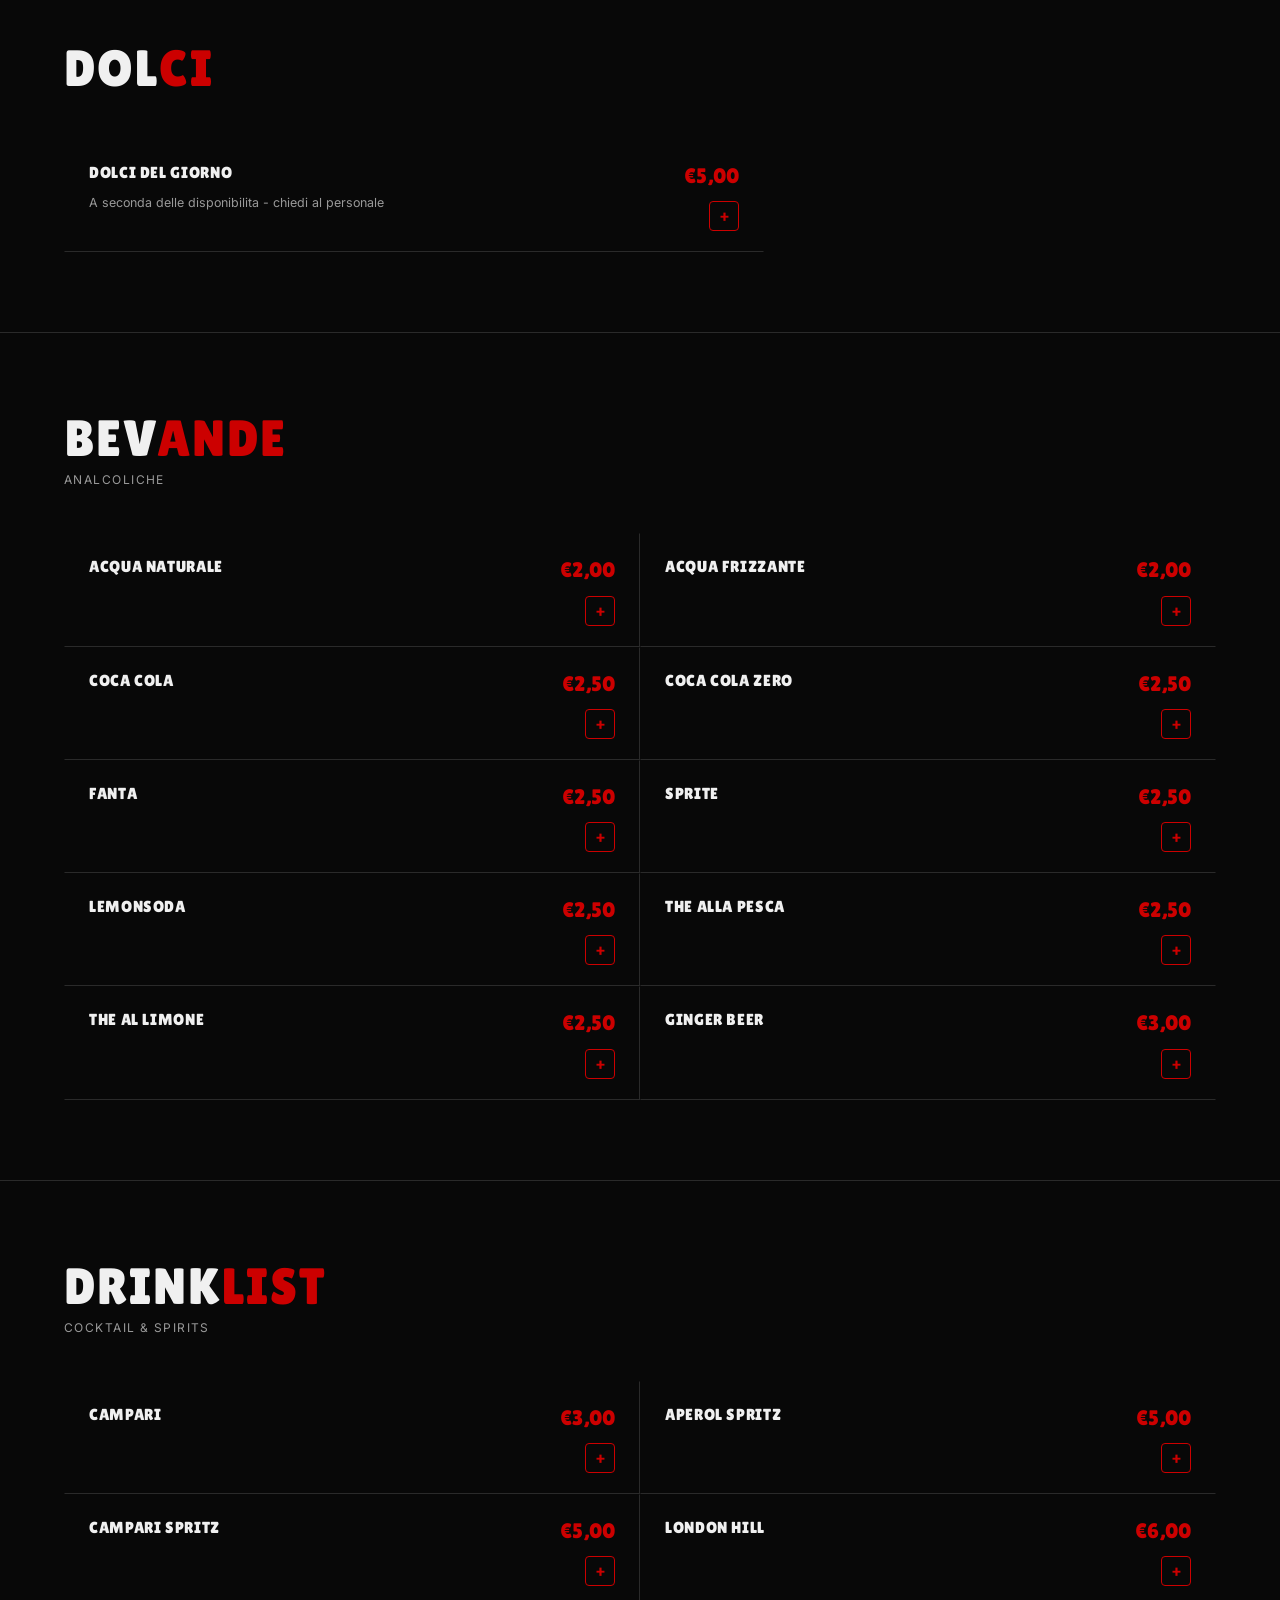
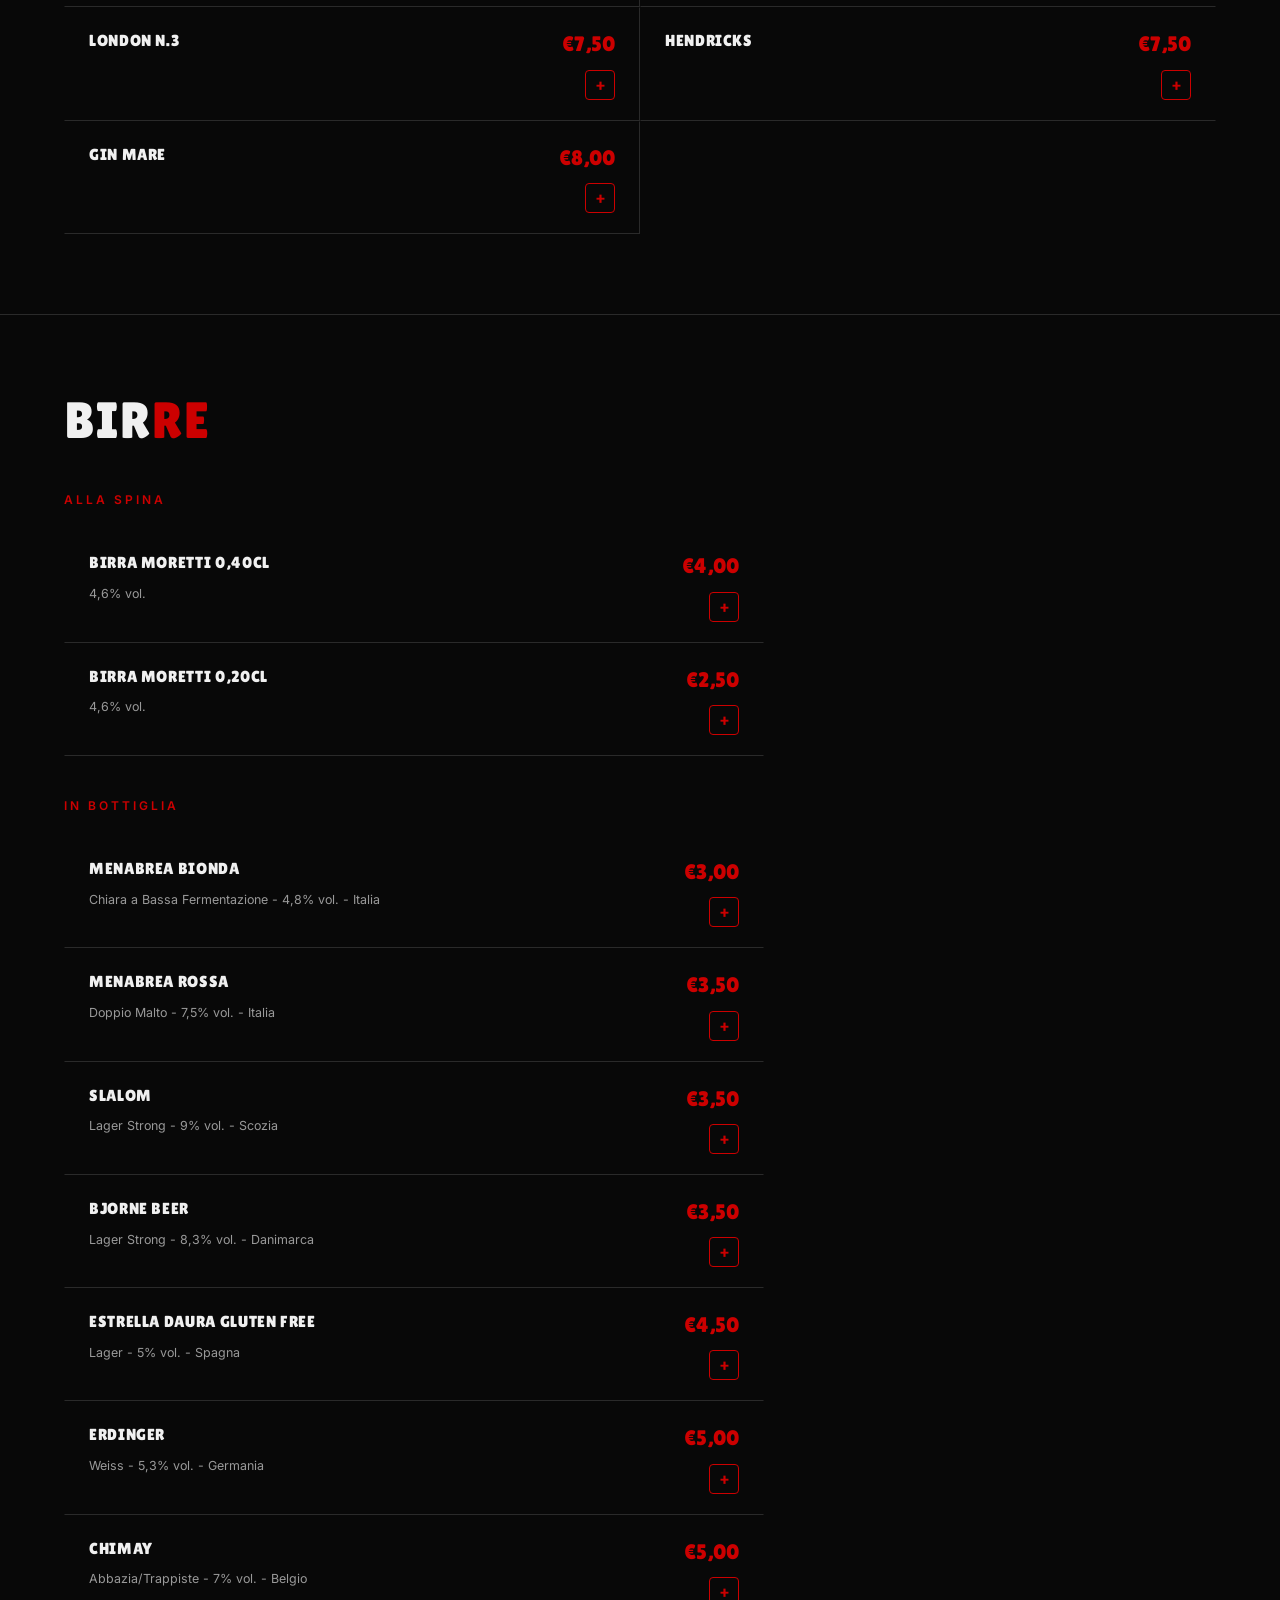
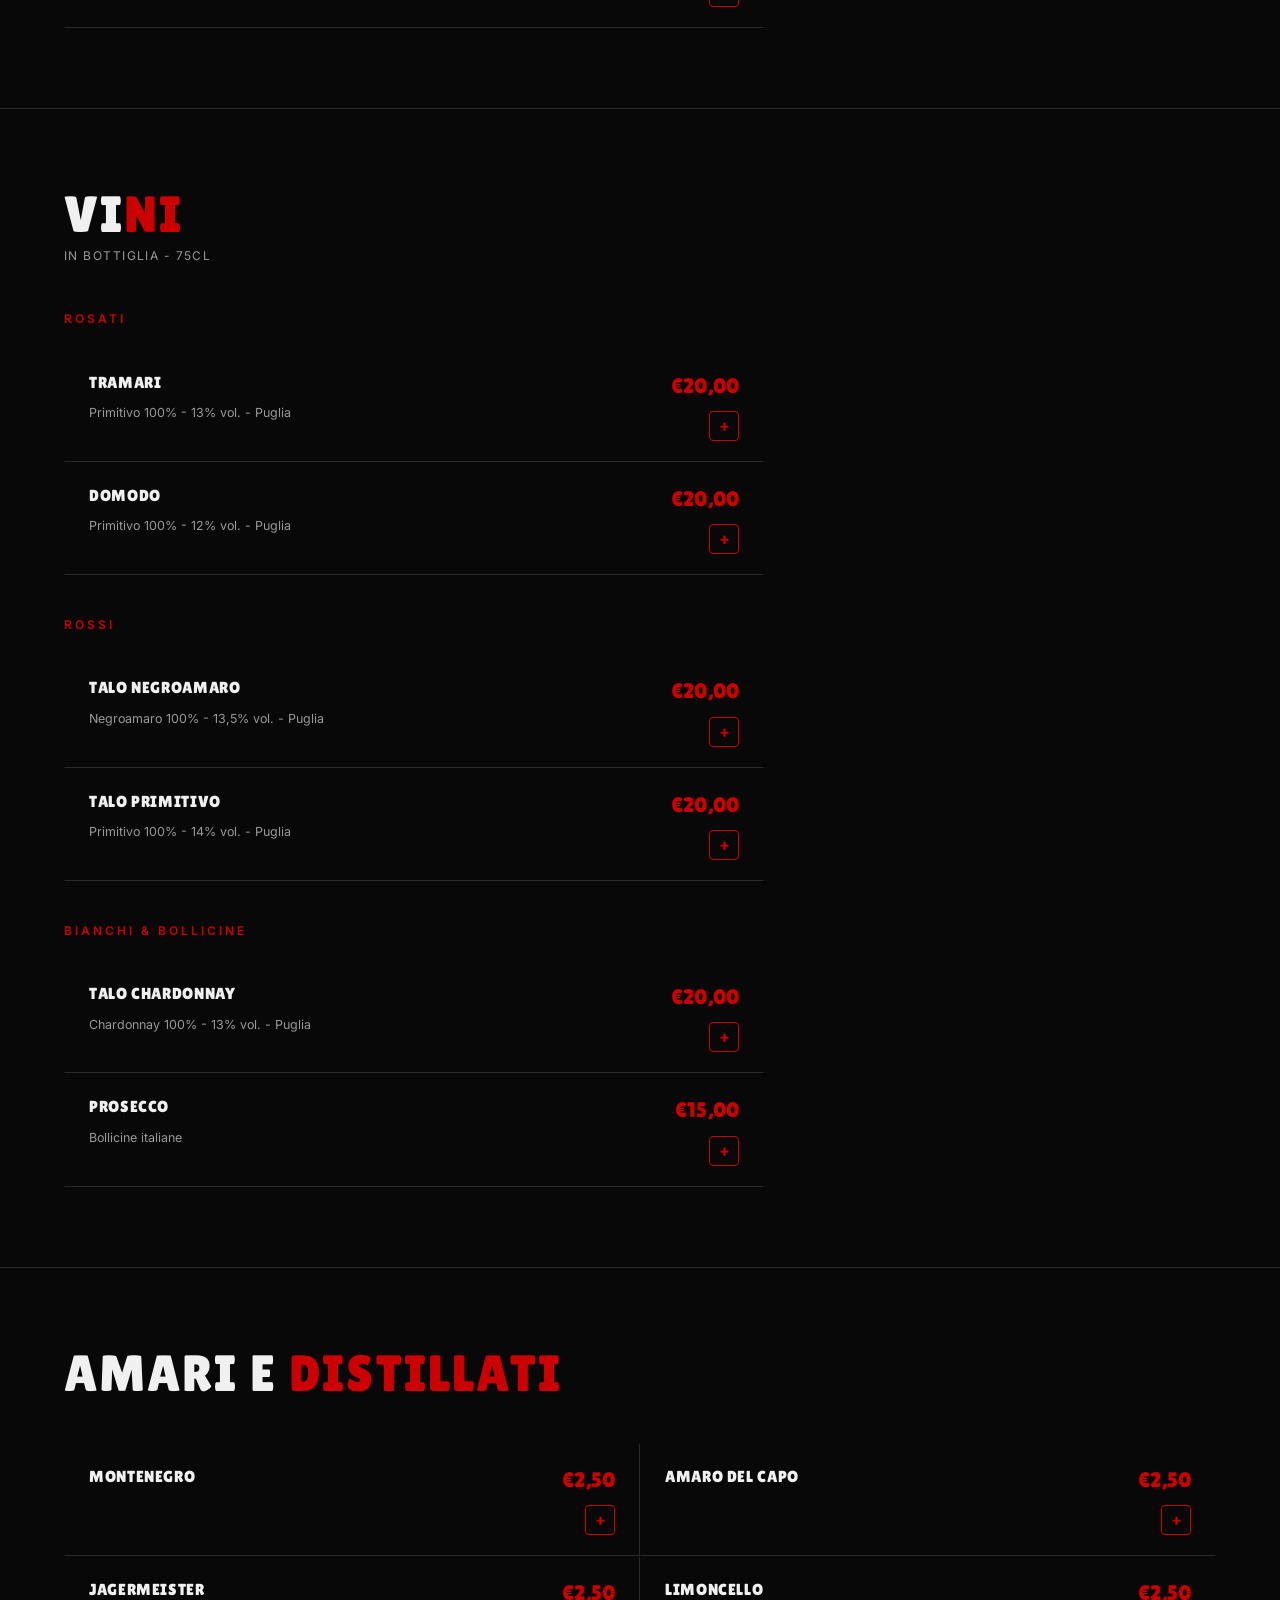
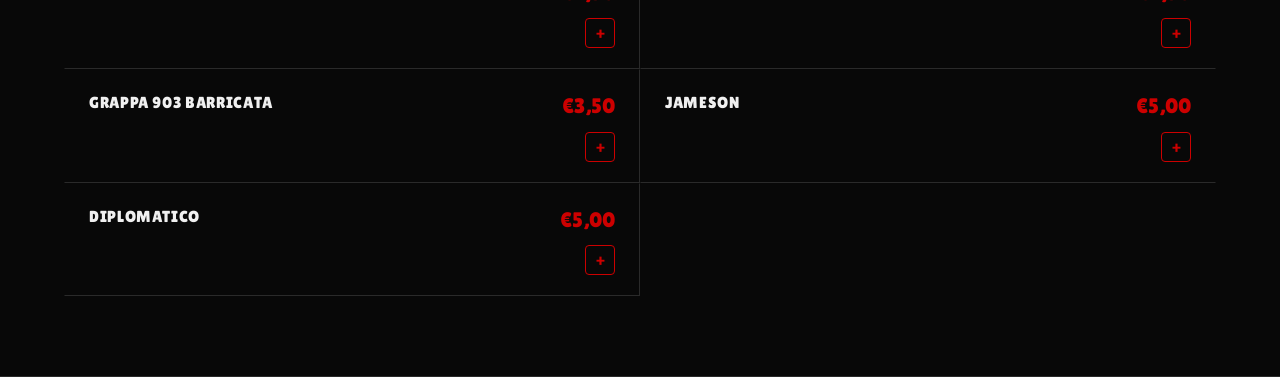
<file: menu.html>
<!DOCTYPE html>
<html lang="it">
<head>
<meta charset="UTF-8">
<meta name="viewport" content="width=device-width, initial-scale=1.0">
<title>Menu — Buns 50</title>
<link rel="preconnect" href="https://fonts.googleapis.com">
<link rel="preconnect" href="https://fonts.gstatic.com" crossorigin>
<link href="https://fonts.googleapis.com/css2?family=Oswald:wght@300;400;500;600;700&family=Inter:wght@300;400;500;600&family=Lilita+One&display=swap" rel="stylesheet">
<link rel="stylesheet" href="style.css">
<style>
/* ── MENU PAGE ── */
.mp-hero{padding:148px 0 56px;text-align:center;border-bottom:1px solid var(--border);background:var(--dark);position:relative;overflow:hidden}
.mp-hero::before{content:'';position:absolute;inset:0;background:radial-gradient(ellipse at 50% 0%,rgba(204,0,0,.18) 0%,transparent 70%);pointer-events:none}
.mp-hero .sec-title{margin-bottom:16px}
.mp-hero-sub{font-size:.9rem;color:var(--muted);margin-bottom:28px}
.mp-hero-back{font-size:.75rem;font-weight:600;text-transform:uppercase;letter-spacing:.15em;color:var(--muted);text-decoration:none;transition:color .2s;display:inline-flex;align-items:center;gap:6px}
.mp-hero-back:hover{color:var(--gold)}

/* ── STICKY CATEGORY NAV ── */
.mp-subnav{position:sticky;top:89px;z-index:500;background:rgba(8,8,8,.97);backdrop-filter:blur(14px);border-bottom:1px solid var(--border);padding:10px 0}
.mp-tabs{display:flex;gap:6px;overflow-x:auto;scrollbar-width:none;-webkit-overflow-scrolling:touch}
.mp-tabs::-webkit-scrollbar{display:none}
.mp-tab{flex-shrink:0;padding:7px 15px;border-radius:4px;font-size:.72rem;font-weight:600;text-transform:uppercase;letter-spacing:.1em;cursor:pointer;border:1px solid var(--border);background:transparent;color:var(--muted);transition:all .2s;font-family:'Inter',sans-serif;text-decoration:none;white-space:nowrap}
.mp-tab:hover{color:#fff;border-color:rgba(204,0,0,.5)}
.mp-tab.active{background:var(--gold);color:#fff;border-color:var(--gold)}

/* ── CATEGORY SECTIONS ── */
.cat-section{padding:80px 0;border-bottom:1px solid var(--border)}
.cat-section:last-child{border-bottom:none;padding-bottom:120px}
.cat-hd{margin-bottom:44px}
.cat-title{font-family:'Lilita One',cursive;font-size:clamp(2rem,4vw,3.2rem);font-weight:400;text-transform:uppercase;letter-spacing:.04em;line-height:1;margin-bottom:6px}
.cat-title span{color:var(--gold)}
.cat-note{font-size:.75rem;color:var(--muted);text-transform:uppercase;letter-spacing:.12em}

/* ── ITEM GRID ── */
.items-grid{display:grid;grid-template-columns:repeat(2,1fr);gap:0}
.menu-item{display:flex;align-items:flex-start;justify-content:space-between;gap:16px;padding:20px 24px;border:1px solid transparent;border-bottom-color:var(--border);border-right-color:var(--border);transition:background .2s}
.menu-item:hover{background:var(--card)}
.items-grid .menu-item:nth-child(2n){border-right-color:transparent}
.mi-info{flex:1;min-width:0}
.mi-name{font-family:'Lilita One',cursive;font-size:1rem;font-weight:400;text-transform:uppercase;letter-spacing:.04em;margin-bottom:4px;display:block;color:var(--text)}
.mi-sub{font-size:.75rem;color:var(--muted);font-family:'Inter';font-weight:400;text-transform:none;letter-spacing:0;margin-left:2px}
.mi-desc{font-size:.78rem;color:var(--muted);line-height:1.55}
.mi-right{display:flex;flex-direction:column;align-items:flex-end;gap:8px;flex-shrink:0}
.mi-price{font-family:'Lilita One',cursive;font-size:1.3rem;font-weight:400;color:var(--gold);white-space:nowrap}
.mi-add{background:transparent;border:1px solid var(--gold);color:var(--gold);width:30px;height:30px;border-radius:4px;cursor:pointer;font-size:1.25rem;line-height:1;font-family:'Oswald',sans-serif;font-weight:700;transition:all .2s;display:flex;align-items:center;justify-content:center;flex-shrink:0}
.mi-add:hover{background:var(--gold);color:#fff;transform:scale(1.1)}
.mi-add:active{transform:scale(.95)}
/* flash verde conferma */
.mi-add.added{background:#25D366;border-color:#25D366;color:#fff}

/* Variante colonna singola */
.items-grid.cols-1{grid-template-columns:1fr;max-width:700px}
.items-grid.cols-1 .menu-item{border-right-color:transparent}

/* Placeholder categoria vuota */
.cat-placeholder{padding:32px 24px;border:1px dashed var(--border);border-radius:8px;text-align:center;color:var(--muted);font-size:.82rem;font-style:italic}

@media(max-width:768px){
  .items-grid{grid-template-columns:1fr}
  .items-grid .menu-item:nth-child(2n){border-right-color:transparent}
  .cat-section{padding:56px 0}
  .mp-hero{padding:110px 0 40px}
}
@media(max-width:480px){
  .cat-section{padding:44px 0}
  .menu-item{padding:16px}
  .mi-price{font-size:1.1rem}
}
</style>
</head>
<body>

<!-- ====== NAV ====== -->
<nav id="navbar">
  <div class="container">
    <div class="nav-inner">
      <a href="index.html" class="nav-logo"><img src="img/logo/logo1.png" alt="Buns 50" class="nav-logo-img"></a>
      <ul class="nav-links" id="navLinks">
        <li><a href="index.html">Home</a></li>
        <li><a href="menu.html">Menu</a></li>
        <li><a href="promo.html">Promo</a></li>
        <li><a href="builder.html">Crea il tuo</a></li>
        <li><a href="index.html#contacts">Contatti</a></li>
        <li><a href="menu.html" class="nav-cta">Ordina ora</a></li>
      </ul>
      <div class="burger-icon" id="navToggle">
        <span></span><span></span><span></span>
      </div>
    </div>
  </div>
</nav>

<!-- ====== HERO ====== -->
<div class="mp-hero">
  <div class="container">
    <p class="eyebrow">Buns 50 · Terlizzi</p>
    <h1 class="sec-title">IL NOSTRO <span>MENU</span></h1>
    <p class="mp-hero-sub">Ingredienti freschi, ricette originali</p>
  </div>
</div>

<!-- ====== STICKY TABS ====== -->
<div class="mp-subnav">
  <div class="container">
    <div class="mp-tabs">
      <a href="#antipasti"   class="mp-tab">Antipasti</a>
      <a href="#fritti"      class="mp-tab">Fritti</a>
      <a href="#signature"   class="mp-tab">Signature</a>
      <a href="#burgers"     class="mp-tab">Burgers</a>
      <a href="#panini"      class="mp-tab">Panini</a>
      <a href="#hotdogs"     class="mp-tab">Hot Dogs</a>
      <a href="#poke"        class="mp-tab">Poke Bowl</a>
      <a href="#extra"       class="mp-tab">Extra</a>
      <a href="#salse"       class="mp-tab">Salse</a>
      <a href="#dolci"       class="mp-tab">Dolci</a>
      <a href="#bevande"     class="mp-tab">Bevande</a>
      <a href="#drinklist"   class="mp-tab">Drink List</a>
      <a href="#birre"       class="mp-tab">Birre</a>
      <a href="#vini"        class="mp-tab">Vini</a>
      <a href="#amari"       class="mp-tab">Amari</a>
    </div>
  </div>
</div>


<!-- ====== ANTIPASTI ====== -->
<section class="cat-section" id="antipasti">
  <div class="container">
    <div class="cat-hd"><h2 class="cat-title">ANTI<span>PASTI</span></h2><p class="cat-note">Starters</p></div>
    <div class="items-grid">
      <div class="menu-item">
        <div class="mi-info"><span class="mi-name">Olive</span></div>
        <div class="mi-right"><span class="mi-price">€2,00</span><button class="mi-add" onclick="addItem(this,'Olive',2.0)">+</button></div>
      </div>
      <div class="menu-item">
        <div class="mi-info"><span class="mi-name">Nachos con Salsa Mex</span></div>
        <div class="mi-right"><span class="mi-price">€4,00</span><button class="mi-add" onclick="addItem(this,'Nachos con Salsa Mex',4.0)">+</button></div>
      </div>
      <div class="menu-item">
        <div class="mi-info"><span class="mi-name">Mortadella alla Brace</span></div>
        <div class="mi-right"><span class="mi-price">€7,50</span><button class="mi-add" onclick="addItem(this,'Mortadella alla Brace',7.5)">+</button></div>
      </div>
      <div class="menu-item">
        <div class="mi-info"><span class="mi-name">Gamberoni al Panko con Salsa Sweet Chili</span><span class="mi-desc">5 pezzi - Homemade</span></div>
        <div class="mi-right"><span class="mi-price">€10,00</span><button class="mi-add" onclick="addItem(this,'Gamberoni al Panko con Salsa Sweet Chili',10.0)">+</button></div>
      </div>
    </div>
  </div>
</section>

<!-- ====== FRITTI ====== -->
<section class="cat-section" id="fritti">
  <div class="container">
    <div class="cat-hd"><h2 class="cat-title">FRI<span>TTI</span></h2></div>
    <div class="items-grid">
      <div class="menu-item">
        <div class="mi-info"><span class="mi-name">Buns Chips</span></div>
        <div class="mi-right"><span class="mi-price">€4,00</span><button class="mi-add" onclick="addItem(this,'Buns Chips',4.0)">+</button></div>
      </div>
      <div class="menu-item">
        <div class="mi-info"><span class="mi-name">Sweet Potatoes Fries</span></div>
        <div class="mi-right"><span class="mi-price">€6,00</span><button class="mi-add" onclick="addItem(this,'Sweet Potatoes Fries',6.0)">+</button></div>
      </div>
      <div class="menu-item">
        <div class="mi-info"><span class="mi-name">Onion Rings</span><span class="mi-desc">10 pezzi</span></div>
        <div class="mi-right"><span class="mi-price">€6,00</span><button class="mi-add" onclick="addItem(this,'Onion Rings',6.0)">+</button></div>
      </div>
      <div class="menu-item">
        <div class="mi-info"><span class="mi-name">Cheddar e Bacon Chips</span></div>
        <div class="mi-right"><span class="mi-price">€6,50</span><button class="mi-add" onclick="addItem(this,'Cheddar e Bacon Chips',6.5)">+</button></div>
      </div>
      <div class="menu-item">
        <div class="mi-info"><span class="mi-name">Chips alla Gricia</span><span class="mi-desc">Guanciale e Salsa Cacio e Pepe Homemade</span></div>
        <div class="mi-right"><span class="mi-price">€7,00</span><button class="mi-add" onclick="addItem(this,'Chips alla Gricia',7.0)">+</button></div>
      </div>
      <div class="menu-item">
        <div class="mi-info"><span class="mi-name">Jalapeno Red Hot</span><span class="mi-desc">5 pezzi - Peperoncino rosso panato ripieno di crema di formaggio</span></div>
        <div class="mi-right"><span class="mi-price">€7,50</span><button class="mi-add" onclick="addItem(this,'Jalapeno Red Hot',7.5)">+</button></div>
      </div>
      <div class="menu-item">
        <div class="mi-info"><span class="mi-name">Fried Chicken</span><span class="mi-desc">8 pezzi</span></div>
        <div class="mi-right"><span class="mi-price">€8,00</span><button class="mi-add" onclick="addItem(this,'Fried Chicken',8.0)">+</button></div>
      </div>
    </div>
  </div>
</section>

<!-- ====== SIGNATURE ====== -->
<section class="cat-section" id="signature">
  <div class="container">
    <div class="cat-hd"><h2 class="cat-title">BUNS <span>BURGER</span></h2><p class="cat-note">Il nostro panino Signature</p></div>
    <div class="items-grid cols-1">
      <div class="menu-item">
        <div class="mi-info"><span class="mi-name">Buns Burger</span><span class="mi-desc">Doppio Burger di Scottona, Formaggio Fuso, Capocollo di Martina Franca IGP, Salsa Miele Mostarda, Insalata, Pomodori Secchi, Granella di Pistacchio</span></div>
        <div class="mi-right"><span class="mi-price">€13,50</span><button class="mi-add" onclick="addItem(this,'Buns Burger',13.5)">+</button></div>
      </div>
    </div>
  </div>
</section>

<!-- ====== BURGERS ====== -->
<section class="cat-section" id="burgers">
  <div class="container">
    <div class="cat-hd"><h2 class="cat-title">BUR<span>GERS</span></h2><p class="cat-note">Anche in versione smash</p></div>
    <div class="items-grid">
      <div class="menu-item">
        <div class="mi-info"><span class="mi-name">Classic Burger</span><span class="mi-desc">Hamburger di Scottona, Insalata, Pomodoro, Ketchup, Maionese</span></div>
        <div class="mi-right"><span class="mi-price">€8,00</span><button class="mi-add" onclick="addItem(this,'Classic Burger',8.0)">+</button></div>
      </div>
      <div class="menu-item">
        <div class="mi-info"><span class="mi-name">Smoke Burger</span><span class="mi-desc">Hamburger di Scottona, Maionese Affumicata al Bacon, Doppio Cheddar, Bacon Crispy</span></div>
        <div class="mi-right"><span class="mi-price">€9,50</span><button class="mi-add" onclick="addItem(this,'Smoke Burger',9.5)">+</button></div>
      </div>
      <div class="menu-item">
        <div class="mi-info"><span class="mi-name">North Caroline</span><span class="mi-desc">Pulled Pork, Coleslaw, Doppio Cheddar, Doppio Bacon, Salsa BBQ, Maionese</span></div>
        <div class="mi-right"><span class="mi-price">€10,00</span><button class="mi-add" onclick="addItem(this,'North Caroline',10.0)">+</button></div>
      </div>
      <div class="menu-item">
        <div class="mi-info"><span class="mi-name">Chicken Burger</span><span class="mi-desc">Pollo Fritto Panato al Panko Homemade, Insalata, Pomodoro, Doppio Cheddar, Doppio Bacon, Salsa Buns</span></div>
        <div class="mi-right"><span class="mi-price">€10,00</span><button class="mi-add" onclick="addItem(this,'Chicken Burger',10.0)">+</button></div>
      </div>
      <div class="menu-item">
        <div class="mi-info"><span class="mi-name">Crispy Buns Bacon</span><span class="mi-desc">Hamburger di Scottona, Triplo Cheddar, Triplo Bacon, Salsa Buns</span></div>
        <div class="mi-right"><span class="mi-price">€10,00</span><button class="mi-add" onclick="addItem(this,'Crispy Buns Bacon',10.0)">+</button></div>
      </div>
      <div class="menu-item">
        <div class="mi-info"><span class="mi-name">Cheese Burger</span><span class="mi-desc">Hamburger di Scottona, Doppio Cheddar, Cipolla Bianca a Dadini, Cetrioli Pickles, Senape, Ketchup</span></div>
        <div class="mi-right"><span class="mi-price">€10,00</span><button class="mi-add" onclick="addItem(this,'Cheese Burger',10.0)">+</button></div>
      </div>
      <div class="menu-item">
        <div class="mi-info"><span class="mi-name">Veg Burger</span><span class="mi-desc">Hamburger di Lenticchie e Spinacino Homemade, Insalata, Pomodoro, Salsa Buns o Mayo Vegana</span></div>
        <div class="mi-right"><span class="mi-price">€10,00</span><button class="mi-add" onclick="addItem(this,'Veg Burger',10.0)">+</button></div>
      </div>
      <div class="menu-item">
        <div class="mi-info"><span class="mi-name">Cancun</span><span class="mi-desc">Hamburger di Scottona, Doppio Cheddar, Doppio Bacon, Salsa Yogurt, Jalapeno, Insalata, Nachos Sbriciolato</span></div>
        <div class="mi-right"><span class="mi-price">€11,00</span><button class="mi-add" onclick="addItem(this,'Cancun',11.0)">+</button></div>
      </div>
      <div class="menu-item">
        <div class="mi-info"><span class="mi-name">Roma</span><span class="mi-desc">Hamburger di Scottona, Salsa Cacio e Pepe Homemade, Insalata, Guanciale, Uovo alla Piastra</span></div>
        <div class="mi-right"><span class="mi-price">€11,00</span><button class="mi-add" onclick="addItem(this,'Roma',11.0)">+</button></div>
      </div>
      <div class="menu-item">
        <div class="mi-info"><span class="mi-name">Dublin</span><span class="mi-desc">Hamburger di Angus Irlandese, Doppio Cheddar, Doppio Bacon, Cipolla Caramellata Homemade, Senape, Ketchup</span></div>
        <div class="mi-right"><span class="mi-price">€13,50</span><button class="mi-add" onclick="addItem(this,'Dublin',13.5)">+</button></div>
      </div>
      <div class="menu-item">
        <div class="mi-info"><span class="mi-name">Belfast</span><span class="mi-desc">Hamburger di Angus Irlandese, Insalata, Pomodoro, Triplo Bacon, Triplo Cheddar, Salsa BBQ, Maionese, Cipolla Crispy</span></div>
        <div class="mi-right"><span class="mi-price">€13,50</span><button class="mi-add" onclick="addItem(this,'Belfast',13.5)">+</button></div>
      </div>
    </div>
  </div>
</section>

<!-- ====== PANINI ====== -->
<section class="cat-section" id="panini">
  <div class="container">
    <div class="cat-hd"><h2 class="cat-title">PAN<span>INI</span></h2></div>
    <div class="items-grid">
      <div class="menu-item">
        <div class="mi-info"><span class="mi-name">Bologna</span><span class="mi-desc">Mortadella di Bologna, Stracciatella, Pomodori Secchi, Granella di Pistacchio</span></div>
        <div class="mi-right"><span class="mi-price">€7,50</span><button class="mi-add" onclick="addItem(this,'Bologna',7.5)">+</button></div>
      </div>
      <div class="menu-item">
        <div class="mi-info"><span class="mi-name">Martina Franca</span><span class="mi-desc">Capocollo di Martina Franca IGP, Bufala, Pomodori Secchi, Insalata</span></div>
        <div class="mi-right"><span class="mi-price">€8,00</span><button class="mi-add" onclick="addItem(this,'Martina Franca',8.0)">+</button></div>
      </div>
      <div class="menu-item">
        <div class="mi-info"><span class="mi-name">Tonnetto</span><span class="mi-desc">Tartare di Tonno Fresco, Insalata, Pomodoro, Stracciatella, Tabasco</span></div>
        <div class="mi-right"><span class="mi-price">€10,00</span><button class="mi-add" onclick="addItem(this,'Tonnetto',10.0)">+</button></div>
      </div>
      <div class="menu-item">
        <div class="mi-info"><span class="mi-name">Norway</span><span class="mi-desc">Tartare di Salmone Fresco, Bufala, Insalata, Pomodoro, Granella di Pistacchio, Maionese alla Soia</span></div>
        <div class="mi-right"><span class="mi-price">€10,00</span><button class="mi-add" onclick="addItem(this,'Norway',10.0)">+</button></div>
      </div>
    </div>
  </div>
</section>

<!-- ====== HOT DOGS ====== -->
<section class="cat-section" id="hotdogs">
  <div class="container">
    <div class="cat-hd"><h2 class="cat-title">HOT <span>DOGS</span></h2></div>
    <div class="items-grid">
      <div class="menu-item">
        <div class="mi-info"><span class="mi-name">Classic Hot Dog</span><span class="mi-desc">Wurstel, Ketchup, Maionese</span></div>
        <div class="mi-right"><span class="mi-price">€6,00</span><button class="mi-add" onclick="addItem(this,'Classic Hot Dog',6.0)">+</button></div>
      </div>
      <div class="menu-item">
        <div class="mi-info"><span class="mi-name">Berlino</span><span class="mi-desc">Wurstel, Crauti, Senape, Ketchup</span></div>
        <div class="mi-right"><span class="mi-price">€7,00</span><button class="mi-add" onclick="addItem(this,'Berlino',7.0)">+</button></div>
      </div>
      <div class="menu-item">
        <div class="mi-info"><span class="mi-name">Vienna</span><span class="mi-desc">Wurstel, Crauti, Cipolla Crispy, Senape, Ketchup</span></div>
        <div class="mi-right"><span class="mi-price">€8,00</span><button class="mi-add" onclick="addItem(this,'Vienna',8.0)">+</button></div>
      </div>
      <div class="menu-item">
        <div class="mi-info"><span class="mi-name">Tulum</span><span class="mi-desc">Wurstel, Cheddar Fuso, Bacon Crispy, Jalapeno Verdi a Rondelle, Salsa BBQ, Maionese</span></div>
        <div class="mi-right"><span class="mi-price">€8,50</span><button class="mi-add" onclick="addItem(this,'Tulum',8.5)">+</button></div>
      </div>
      <div class="menu-item">
        <div class="mi-info"><span class="mi-name">Los Angeles</span><span class="mi-desc">Wurstel, Cheddar Fuso, Bacon Crispy, Cipolla Caramellata Homemade, Senape, Ketchup</span></div>
        <div class="mi-right"><span class="mi-price">€9,00</span><button class="mi-add" onclick="addItem(this,'Los Angeles',9.0)">+</button></div>
      </div>
    </div>
  </div>
</section>

<!-- ====== POKE BOWL ====== -->
<section class="cat-section" id="poke">
  <div class="container">
    <div class="cat-hd"><h2 class="cat-title">POKE <span>BOWL</span></h2></div>
    <div class="items-grid">
      <div class="menu-item">
        <div class="mi-info"><span class="mi-name">Corfu</span><span class="mi-desc">Riso Basmati, Insalata, Pomodoro, Olive Nere, Cetriolo, Feta, Cipolla Rossa, Salsa Yogurt</span></div>
        <div class="mi-right"><span class="mi-price">€9,00</span><button class="mi-add" onclick="addItem(this,'Corfu',9.0)">+</button></div>
      </div>
      <div class="menu-item">
        <div class="mi-info"><span class="mi-name">Thai</span><span class="mi-desc">Riso Basmati, Insalata, Pomodoro, Carote, Olive Nere, Pollo alla Griglia, Salsa Curry</span></div>
        <div class="mi-right"><span class="mi-price">€10,00</span><button class="mi-add" onclick="addItem(this,'Thai',10.0)">+</button></div>
      </div>
      <div class="menu-item">
        <div class="mi-info"><span class="mi-name">Oslo</span><span class="mi-desc">Riso Basmati, Tartare di Salmone Fresco, Insalata, Semi Misti, Pomodoro, Avocado, Granella di Pistacchio, Salsa Yogurt, Stracciatella</span></div>
        <div class="mi-right"><span class="mi-price">€11,00</span><button class="mi-add" onclick="addItem(this,'Oslo',11.0)">+</button></div>
      </div>
      <div class="menu-item">
        <div class="mi-info"><span class="mi-name">Tuna</span><span class="mi-desc">Riso Basmati, Tartare di Tonno Fresco, Insalata, Pomodoro, Bufala, Mango, Semi Misti, Soia</span></div>
        <div class="mi-right"><span class="mi-price">€12,00</span><button class="mi-add" onclick="addItem(this,'Tuna',12.0)">+</button></div>
      </div>
    </div>
  </div>
</section>

<!-- ====== EXTRA ====== -->
<section class="cat-section" id="extra">
  <div class="container">
    <div class="cat-hd"><h2 class="cat-title">EX<span>TRA</span></h2><p class="cat-note">Aggiunte al panino</p></div>
    <div class="items-grid">
      <div class="menu-item">
        <div class="mi-info"><span class="mi-name">Burger di Scottona</span></div>
        <div class="mi-right"><span class="mi-price">€3,00</span><button class="mi-add" onclick="addItem(this,'Burger di Scottona',3.0)">+</button></div>
      </div>
      <div class="menu-item">
        <div class="mi-info"><span class="mi-name">Pulled Pork</span></div>
        <div class="mi-right"><span class="mi-price">€3,00</span><button class="mi-add" onclick="addItem(this,'Pulled Pork',3.0)">+</button></div>
      </div>
      <div class="menu-item">
        <div class="mi-info"><span class="mi-name">Bun Gluten-Free</span></div>
        <div class="mi-right"><span class="mi-price">€2,00</span><button class="mi-add" onclick="addItem(this,'Bun Gluten-Free',2.0)">+</button></div>
      </div>
      <div class="menu-item">
        <div class="mi-info"><span class="mi-name">Bacon</span></div>
        <div class="mi-right"><span class="mi-price">€1,50</span><button class="mi-add" onclick="addItem(this,'Bacon',1.5)">+</button></div>
      </div>
      <div class="menu-item">
        <div class="mi-info"><span class="mi-name">Cheddar</span></div>
        <div class="mi-right"><span class="mi-price">€1,00</span><button class="mi-add" onclick="addItem(this,'Cheddar',1.0)">+</button></div>
      </div>
      <div class="menu-item">
        <div class="mi-info"><span class="mi-name">Mozzarella Senza Lattosio</span></div>
        <div class="mi-right"><span class="mi-price">€1,00</span><button class="mi-add" onclick="addItem(this,'Mozzarella Senza Lattosio',1.0)">+</button></div>
      </div>
      <div class="menu-item">
        <div class="mi-info"><span class="mi-name">Burger di Angus</span></div>
        <div class="mi-right"><span class="mi-price">€4,00</span><button class="mi-add" onclick="addItem(this,'Burger di Angus',4.0)">+</button></div>
      </div>
    </div>
  </div>
</section>

<!-- ====== SALSE ====== -->
<section class="cat-section" id="salse">
  <div class="container">
    <div class="cat-hd"><h2 class="cat-title">SAL<span>SE</span></h2><p class="cat-note">Tutte a 0,50</p></div>
    <div class="items-grid">
      <div class="menu-item">
        <div class="mi-info"><span class="mi-name">Buns</span></div>
        <div class="mi-right"><span class="mi-price">€0,50</span><button class="mi-add" onclick="addItem(this,'Buns',0.5)">+</button></div>
      </div>
      <div class="menu-item">
        <div class="mi-info"><span class="mi-name">BBQ</span></div>
        <div class="mi-right"><span class="mi-price">€0,50</span><button class="mi-add" onclick="addItem(this,'BBQ',0.5)">+</button></div>
      </div>
      <div class="menu-item">
        <div class="mi-info"><span class="mi-name">Miele e Mostarda</span></div>
        <div class="mi-right"><span class="mi-price">€0,50</span><button class="mi-add" onclick="addItem(this,'Miele e Mostarda',0.5)">+</button></div>
      </div>
      <div class="menu-item">
        <div class="mi-info"><span class="mi-name">Yogurt</span></div>
        <div class="mi-right"><span class="mi-price">€0,50</span><button class="mi-add" onclick="addItem(this,'Yogurt',0.5)">+</button></div>
      </div>
      <div class="menu-item">
        <div class="mi-info"><span class="mi-name">Curry</span></div>
        <div class="mi-right"><span class="mi-price">€0,50</span><button class="mi-add" onclick="addItem(this,'Curry',0.5)">+</button></div>
      </div>
      <div class="menu-item">
        <div class="mi-info"><span class="mi-name">Cacio e Pepe</span></div>
        <div class="mi-right"><span class="mi-price">€0,50</span><button class="mi-add" onclick="addItem(this,'Cacio e Pepe',0.5)">+</button></div>
      </div>
      <div class="menu-item">
        <div class="mi-info"><span class="mi-name">Sweet Chili</span></div>
        <div class="mi-right"><span class="mi-price">€0,50</span><button class="mi-add" onclick="addItem(this,'Sweet Chili',0.5)">+</button></div>
      </div>
      <div class="menu-item">
        <div class="mi-info"><span class="mi-name">Cheddar</span></div>
        <div class="mi-right"><span class="mi-price">€0,50</span><button class="mi-add" onclick="addItem(this,'Cheddar',0.5)">+</button></div>
      </div>
      <div class="menu-item">
        <div class="mi-info"><span class="mi-name">Maionese</span></div>
        <div class="mi-right"><span class="mi-price">€0,50</span><button class="mi-add" onclick="addItem(this,'Maionese',0.5)">+</button></div>
      </div>
      <div class="menu-item">
        <div class="mi-info"><span class="mi-name">Ketchup</span></div>
        <div class="mi-right"><span class="mi-price">€0,50</span><button class="mi-add" onclick="addItem(this,'Ketchup',0.5)">+</button></div>
      </div>
      <div class="menu-item">
        <div class="mi-info"><span class="mi-name">Salsa Mex</span></div>
        <div class="mi-right"><span class="mi-price">€0,50</span><button class="mi-add" onclick="addItem(this,'Salsa Mex',0.5)">+</button></div>
      </div>
      <div class="menu-item">
        <div class="mi-info"><span class="mi-name">Salsa Smoke</span></div>
        <div class="mi-right"><span class="mi-price">€0,50</span><button class="mi-add" onclick="addItem(this,'Salsa Smoke',0.5)">+</button></div>
      </div>
    </div>
  </div>
</section>

<!-- ====== DOLCI ====== -->
<section class="cat-section" id="dolci">
  <div class="container">
    <div class="cat-hd"><h2 class="cat-title">DOL<span>CI</span></h2></div>
    <div class="items-grid cols-1">
      <div class="menu-item">
        <div class="mi-info"><span class="mi-name">Dolci del giorno</span><span class="mi-desc">A seconda delle disponibilita - chiedi al personale</span></div>
        <div class="mi-right"><span class="mi-price">€5,00</span><button class="mi-add" onclick="addItem(this,'Dolci del giorno',5.0)">+</button></div>
      </div>
    </div>
  </div>
</section>

<!-- ====== BEVANDE ====== -->
<section class="cat-section" id="bevande">
  <div class="container">
    <div class="cat-hd"><h2 class="cat-title">BEV<span>ANDE</span></h2><p class="cat-note">Analcoliche</p></div>
    <div class="items-grid">
      <div class="menu-item">
        <div class="mi-info"><span class="mi-name">Acqua Naturale</span></div>
        <div class="mi-right"><span class="mi-price">€2,00</span><button class="mi-add" onclick="addItem(this,'Acqua Naturale',2.0)">+</button></div>
      </div>
      <div class="menu-item">
        <div class="mi-info"><span class="mi-name">Acqua Frizzante</span></div>
        <div class="mi-right"><span class="mi-price">€2,00</span><button class="mi-add" onclick="addItem(this,'Acqua Frizzante',2.0)">+</button></div>
      </div>
      <div class="menu-item">
        <div class="mi-info"><span class="mi-name">Coca Cola</span></div>
        <div class="mi-right"><span class="mi-price">€2,50</span><button class="mi-add" onclick="addItem(this,'Coca Cola',2.5)">+</button></div>
      </div>
      <div class="menu-item">
        <div class="mi-info"><span class="mi-name">Coca Cola Zero</span></div>
        <div class="mi-right"><span class="mi-price">€2,50</span><button class="mi-add" onclick="addItem(this,'Coca Cola Zero',2.5)">+</button></div>
      </div>
      <div class="menu-item">
        <div class="mi-info"><span class="mi-name">Fanta</span></div>
        <div class="mi-right"><span class="mi-price">€2,50</span><button class="mi-add" onclick="addItem(this,'Fanta',2.5)">+</button></div>
      </div>
      <div class="menu-item">
        <div class="mi-info"><span class="mi-name">Sprite</span></div>
        <div class="mi-right"><span class="mi-price">€2,50</span><button class="mi-add" onclick="addItem(this,'Sprite',2.5)">+</button></div>
      </div>
      <div class="menu-item">
        <div class="mi-info"><span class="mi-name">Lemonsoda</span></div>
        <div class="mi-right"><span class="mi-price">€2,50</span><button class="mi-add" onclick="addItem(this,'Lemonsoda',2.5)">+</button></div>
      </div>
      <div class="menu-item">
        <div class="mi-info"><span class="mi-name">The alla Pesca</span></div>
        <div class="mi-right"><span class="mi-price">€2,50</span><button class="mi-add" onclick="addItem(this,'The alla Pesca',2.5)">+</button></div>
      </div>
      <div class="menu-item">
        <div class="mi-info"><span class="mi-name">The al Limone</span></div>
        <div class="mi-right"><span class="mi-price">€2,50</span><button class="mi-add" onclick="addItem(this,'The al Limone',2.5)">+</button></div>
      </div>
      <div class="menu-item">
        <div class="mi-info"><span class="mi-name">Ginger Beer</span></div>
        <div class="mi-right"><span class="mi-price">€3,00</span><button class="mi-add" onclick="addItem(this,'Ginger Beer',3.0)">+</button></div>
      </div>
    </div>
  </div>
</section>

<!-- ====== DRINKLIST ====== -->
<section class="cat-section" id="drinklist">
  <div class="container">
    <div class="cat-hd"><h2 class="cat-title">DRINK<span>LIST</span></h2><p class="cat-note">Cocktail & Spirits</p></div>
    <div class="items-grid">
      <div class="menu-item">
        <div class="mi-info"><span class="mi-name">Campari</span></div>
        <div class="mi-right"><span class="mi-price">€3,00</span><button class="mi-add" onclick="addItem(this,'Campari',3.0)">+</button></div>
      </div>
      <div class="menu-item">
        <div class="mi-info"><span class="mi-name">Aperol Spritz</span></div>
        <div class="mi-right"><span class="mi-price">€5,00</span><button class="mi-add" onclick="addItem(this,'Aperol Spritz',5.0)">+</button></div>
      </div>
      <div class="menu-item">
        <div class="mi-info"><span class="mi-name">Campari Spritz</span></div>
        <div class="mi-right"><span class="mi-price">€5,00</span><button class="mi-add" onclick="addItem(this,'Campari Spritz',5.0)">+</button></div>
      </div>
      <div class="menu-item">
        <div class="mi-info"><span class="mi-name">London Hill</span></div>
        <div class="mi-right"><span class="mi-price">€6,00</span><button class="mi-add" onclick="addItem(this,'London Hill',6.0)">+</button></div>
      </div>
      <div class="menu-item">
        <div class="mi-info"><span class="mi-name">London N.3</span></div>
        <div class="mi-right"><span class="mi-price">€7,50</span><button class="mi-add" onclick="addItem(this,'London N.3',7.5)">+</button></div>
      </div>
      <div class="menu-item">
        <div class="mi-info"><span class="mi-name">Hendricks</span></div>
        <div class="mi-right"><span class="mi-price">€7,50</span><button class="mi-add" onclick="addItem(this,'Hendricks',7.5)">+</button></div>
      </div>
      <div class="menu-item">
        <div class="mi-info"><span class="mi-name">Gin Mare</span></div>
        <div class="mi-right"><span class="mi-price">€8,00</span><button class="mi-add" onclick="addItem(this,'Gin Mare',8.0)">+</button></div>
      </div>
    </div>
  </div>
</section>

<!-- ====== BIRRE ====== -->
<section class="cat-section" id="birre">
  <div class="container">
    <div class="cat-hd"><h2 class="cat-title">BIR<span>RE</span></h2></div>
    <p class="eyebrow" style="margin-bottom:20px">Alla Spina</p>
    <div class="items-grid cols-1">
      <div class="menu-item">
        <div class="mi-info"><span class="mi-name">Birra Moretti 0,40cl</span><span class="mi-desc">4,6% vol.</span></div>
        <div class="mi-right"><span class="mi-price">€4,00</span><button class="mi-add" onclick="addItem(this,'Birra Moretti 0,40cl',4.0)">+</button></div>
      </div>
      <div class="menu-item">
        <div class="mi-info"><span class="mi-name">Birra Moretti 0,20cl</span><span class="mi-desc">4,6% vol.</span></div>
        <div class="mi-right"><span class="mi-price">€2,50</span><button class="mi-add" onclick="addItem(this,'Birra Moretti 0,20cl',2.5)">+</button></div>
      </div>
    </div>
    <p class="eyebrow" style="margin-top:40px;margin-bottom:20px">In Bottiglia</p>
    <div class="items-grid cols-1">
      <div class="menu-item">
        <div class="mi-info"><span class="mi-name">Menabrea Bionda</span><span class="mi-desc">Chiara a Bassa Fermentazione - 4,8% vol. - Italia</span></div>
        <div class="mi-right"><span class="mi-price">€3,00</span><button class="mi-add" onclick="addItem(this,'Menabrea Bionda',3.0)">+</button></div>
      </div>
      <div class="menu-item">
        <div class="mi-info"><span class="mi-name">Menabrea Rossa</span><span class="mi-desc">Doppio Malto - 7,5% vol. - Italia</span></div>
        <div class="mi-right"><span class="mi-price">€3,50</span><button class="mi-add" onclick="addItem(this,'Menabrea Rossa',3.5)">+</button></div>
      </div>
      <div class="menu-item">
        <div class="mi-info"><span class="mi-name">Slalom</span><span class="mi-desc">Lager Strong - 9% vol. - Scozia</span></div>
        <div class="mi-right"><span class="mi-price">€3,50</span><button class="mi-add" onclick="addItem(this,'Slalom',3.5)">+</button></div>
      </div>
      <div class="menu-item">
        <div class="mi-info"><span class="mi-name">Bjorne Beer</span><span class="mi-desc">Lager Strong - 8,3% vol. - Danimarca</span></div>
        <div class="mi-right"><span class="mi-price">€3,50</span><button class="mi-add" onclick="addItem(this,'Bjorne Beer',3.5)">+</button></div>
      </div>
      <div class="menu-item">
        <div class="mi-info"><span class="mi-name">Estrella Daura Gluten Free</span><span class="mi-desc">Lager - 5% vol. - Spagna</span></div>
        <div class="mi-right"><span class="mi-price">€4,50</span><button class="mi-add" onclick="addItem(this,'Estrella Daura Gluten Free',4.5)">+</button></div>
      </div>
      <div class="menu-item">
        <div class="mi-info"><span class="mi-name">Erdinger</span><span class="mi-desc">Weiss - 5,3% vol. - Germania</span></div>
        <div class="mi-right"><span class="mi-price">€5,00</span><button class="mi-add" onclick="addItem(this,'Erdinger',5.0)">+</button></div>
      </div>
      <div class="menu-item">
        <div class="mi-info"><span class="mi-name">Chimay</span><span class="mi-desc">Abbazia/Trappiste - 7% vol. - Belgio</span></div>
        <div class="mi-right"><span class="mi-price">€5,00</span><button class="mi-add" onclick="addItem(this,'Chimay',5.0)">+</button></div>
      </div>
    </div>
  </div>
</section>

<!-- ====== VINI ====== -->
<section class="cat-section" id="vini">
  <div class="container">
    <div class="cat-hd"><h2 class="cat-title">VI<span>NI</span></h2><p class="cat-note">In bottiglia - 75cl</p></div>
    <p class="eyebrow" style="margin-bottom:20px">Rosati</p>
    <div class="items-grid cols-1">
      <div class="menu-item">
        <div class="mi-info"><span class="mi-name">Tramari</span><span class="mi-desc">Primitivo 100% - 13% vol. - Puglia</span></div>
        <div class="mi-right"><span class="mi-price">€20,00</span><button class="mi-add" onclick="addItem(this,'Tramari',20.0)">+</button></div>
      </div>
      <div class="menu-item">
        <div class="mi-info"><span class="mi-name">Domodo</span><span class="mi-desc">Primitivo 100% - 12% vol. - Puglia</span></div>
        <div class="mi-right"><span class="mi-price">€20,00</span><button class="mi-add" onclick="addItem(this,'Domodo',20.0)">+</button></div>
      </div>
    </div>
    <p class="eyebrow" style="margin-top:40px;margin-bottom:20px">Rossi</p>
    <div class="items-grid cols-1">
      <div class="menu-item">
        <div class="mi-info"><span class="mi-name">Talo Negroamaro</span><span class="mi-desc">Negroamaro 100% - 13,5% vol. - Puglia</span></div>
        <div class="mi-right"><span class="mi-price">€20,00</span><button class="mi-add" onclick="addItem(this,'Talo Negroamaro',20.0)">+</button></div>
      </div>
      <div class="menu-item">
        <div class="mi-info"><span class="mi-name">Talo Primitivo</span><span class="mi-desc">Primitivo 100% - 14% vol. - Puglia</span></div>
        <div class="mi-right"><span class="mi-price">€20,00</span><button class="mi-add" onclick="addItem(this,'Talo Primitivo',20.0)">+</button></div>
      </div>
    </div>
    <p class="eyebrow" style="margin-top:40px;margin-bottom:20px">Bianchi & Bollicine</p>
    <div class="items-grid cols-1">
      <div class="menu-item">
        <div class="mi-info"><span class="mi-name">Talo Chardonnay</span><span class="mi-desc">Chardonnay 100% - 13% vol. - Puglia</span></div>
        <div class="mi-right"><span class="mi-price">€20,00</span><button class="mi-add" onclick="addItem(this,'Talo Chardonnay',20.0)">+</button></div>
      </div>
      <div class="menu-item">
        <div class="mi-info"><span class="mi-name">Prosecco</span><span class="mi-desc">Bollicine italiane</span></div>
        <div class="mi-right"><span class="mi-price">€15,00</span><button class="mi-add" onclick="addItem(this,'Prosecco',15.0)">+</button></div>
      </div>
    </div>
  </div>
</section>

<!-- ====== AMARI E DISTILLATI ====== -->
<section class="cat-section" id="amari">
  <div class="container">
    <div class="cat-hd"><h2 class="cat-title">AMARI E <span>DISTILLATI</span></h2></div>
    <div class="items-grid">
      <div class="menu-item">
        <div class="mi-info"><span class="mi-name">Montenegro</span></div>
        <div class="mi-right"><span class="mi-price">€2,50</span><button class="mi-add" onclick="addItem(this,'Montenegro',2.5)">+</button></div>
      </div>
      <div class="menu-item">
        <div class="mi-info"><span class="mi-name">Amaro del Capo</span></div>
        <div class="mi-right"><span class="mi-price">€2,50</span><button class="mi-add" onclick="addItem(this,'Amaro del Capo',2.5)">+</button></div>
      </div>
      <div class="menu-item">
        <div class="mi-info"><span class="mi-name">Jagermeister</span></div>
        <div class="mi-right"><span class="mi-price">€2,50</span><button class="mi-add" onclick="addItem(this,'Jagermeister',2.5)">+</button></div>
      </div>
      <div class="menu-item">
        <div class="mi-info"><span class="mi-name">Limoncello</span></div>
        <div class="mi-right"><span class="mi-price">€2,50</span><button class="mi-add" onclick="addItem(this,'Limoncello',2.5)">+</button></div>
      </div>
      <div class="menu-item">
        <div class="mi-info"><span class="mi-name">Grappa 903 Barricata</span></div>
        <div class="mi-right"><span class="mi-price">€3,50</span><button class="mi-add" onclick="addItem(this,'Grappa 903 Barricata',3.5)">+</button></div>
      </div>
      <div class="menu-item">
        <div class="mi-info"><span class="mi-name">Jameson</span></div>
        <div class="mi-right"><span class="mi-price">€5,00</span><button class="mi-add" onclick="addItem(this,'Jameson',5.0)">+</button></div>
      </div>
      <div class="menu-item">
        <div class="mi-info"><span class="mi-name">Diplomatico</span></div>
        <div class="mi-right"><span class="mi-price">€5,00</span><button class="mi-add" onclick="addItem(this,'Diplomatico',5.0)">+</button></div>
      </div>
    </div>
  </div>
</section>
<!-- ====== CART PANEL ====== -->
<div class="cart-overlay" id="cartOverlay" onclick="closeCart()"></div>
<div class="cart-panel" id="cartPanel">
  <div class="cart-hd">
    <span class="cart-title">Il tuo Carrello</span>
    <button class="cart-close" onclick="closeCart()">✕</button>
  </div>
  <div class="cart-items" id="cartItems">
    <p class="cart-empty">Il carrello è vuoto<br>Aggiungi qualcosa dal menu 🍔</p>
  </div>
  <div class="cart-footer">
    <div class="cart-total-row">
      <span class="cart-total-lbl">Totale</span>
      <span class="cart-total-val" id="cart-total">€0,00</span>
    </div>
    <button class="btn btn-wa" style="width:100%;justify-content:center;" onclick="checkoutCart()">
      <svg width="17" height="17" viewBox="0 0 24 24" fill="currentColor"><path d="M17.472 14.382c-.297-.149-1.758-.867-2.03-.967-.273-.099-.471-.148-.67.15-.197.297-.767.966-.94 1.164-.173.199-.347.223-.644.075-.297-.15-1.255-.463-2.39-1.475-.883-.788-1.48-1.761-1.653-2.059-.173-.297-.018-.458.13-.606.134-.133.298-.347.446-.52.149-.174.198-.298.298-.497.099-.198.05-.371-.025-.52-.075-.149-.669-1.612-.916-2.207-.242-.579-.487-.5-.669-.51-.173-.008-.371-.01-.57-.01-.198 0-.52.074-.792.372-.272.297-1.04 1.016-1.04 2.479 0 1.462 1.065 2.875 1.213 3.074.149.198 2.096 3.2 5.077 4.487.709.306 1.262.489 1.694.625.712.227 1.36.195 1.871.118.571-.085 1.758-.719 2.006-1.413.248-.694.248-1.289.173-1.413-.074-.124-.272-.198-.57-.347m-5.421 7.403h-.004a9.87 9.87 0 01-5.031-1.378l-.361-.214-3.741.982.998-3.648-.235-.374a9.86 9.86 0 01-1.51-5.26c.001-5.45 4.436-9.884 9.888-9.884 2.64 0 5.122 1.03 6.988 2.898a9.825 9.825 0 012.893 6.994c-.003 5.45-4.437 9.884-9.885 9.884m8.413-18.297A11.815 11.815 0 0012.05 0C5.495 0 .16 5.335.157 11.892c0 2.096.547 4.142 1.588 5.945L.057 24l6.305-1.654a11.882 11.882 0 005.683 1.448h.005c6.554 0 11.89-5.335 11.893-11.893a11.821 11.821 0 00-3.48-8.413Z"/></svg>
      Invia Ordine su WhatsApp
    </button>
  </div>
</div>

<!-- CART FLOATING BUTTON -->
<button class="cart-btn" id="cartBtn" onclick="openCart()">
  <svg width="18" height="18" viewBox="0 0 24 24" fill="none" stroke="currentColor" stroke-width="2.5"><path d="M6 2 3 6v14a2 2 0 0 0 2 2h14a2 2 0 0 0 2-2V6l-3-4z"/><line x1="3" y1="6" x2="21" y2="6"/><path d="M16 10a4 4 0 0 1-8 0"/></svg>
  Carrello
  <span class="cart-badge hidden" id="cartBadge">0</span>
</button>

<!-- ====== MODAL ORDINE ====== -->
<div class="modal-overlay" id="orderModal">
  <div class="modal">
    <div class="modal-title">Completa l'ordine</div>
    <p class="modal-sub">Inserisci i tuoi dati per inviare l'ordine via WhatsApp</p>

    <div class="field">
      <label>Modalità</label>
      <div class="mode-toggle">
        <button type="button" class="mode-btn active" id="mode-takeaway" onclick="setMode('takeaway')">🏃 Take Away</button>
        <button type="button" class="mode-btn" id="mode-delivery" onclick="setMode('delivery')">🛵 Delivery</button>
      </div>
    </div>
    <div class="field" id="field-address" style="display:none">
      <label for="f-addr">Indirizzo di consegna</label>
      <input type="text" id="f-addr" placeholder="Es. Via Roma 12, Terlizzi" autocomplete="street-address">
    </div>
    <div class="field">
      <label for="f-name">Nome e Cognome</label>
      <input type="text" id="f-name" placeholder="Es. Mario Rossi" autocomplete="name">
    </div>
    <div class="field">
      <label for="f-phone">Numero di Telefono</label>
      <input type="tel" id="f-phone" placeholder="Es. 333 1234567" autocomplete="tel">
    </div>
    <div class="field">
      <label for="f-time" id="lbl-time">Orario di Ritiro</label>
      <input type="time" id="f-time" min="12:00" max="23:00">
    </div>
    <p class="delivery-fee" id="delivery-fee-note"><span>🛵 Spese di consegna</span><span>+€2,00</span></p>
    <div class="modal-btns">
      <button class="btn btn-outline" onclick="closeModal()">Annulla</button>
      <button class="btn btn-wa" onclick="confirmOrder()">
        <svg width="16" height="16" viewBox="0 0 24 24" fill="currentColor"><path d="M17.472 14.382c-.297-.149-1.758-.867-2.03-.967-.273-.099-.471-.148-.67.15-.197.297-.767.966-.94 1.164-.173.199-.347.223-.644.075-.297-.15-1.255-.463-2.39-1.475-.883-.788-1.48-1.761-1.653-2.059-.173-.297-.018-.458.13-.606.134-.133.298-.347.446-.52.149-.174.198-.298.298-.497.099-.198.05-.371-.025-.52-.075-.149-.669-1.612-.916-2.207-.242-.579-.487-.5-.669-.51-.173-.008-.371-.01-.57-.01-.198 0-.52.074-.792.372-.272.297-1.04 1.016-1.04 2.479 0 1.462 1.065 2.875 1.213 3.074.149.198 2.096 3.2 5.077 4.487.709.306 1.262.489 1.694.625.712.227 1.36.195 1.871.118.571-.085 1.758-.719 2.006-1.413.248-.694.248-1.289.173-1.413-.074-.124-.272-.198-.57-.347m-5.421 7.403h-.004a9.87 9.87 0 01-5.031-1.378l-.361-.214-3.741.982.998-3.648-.235-.374a9.86 9.86 0 01-1.51-5.26c.001-5.45 4.436-9.884 9.888-9.884 2.64 0 5.122 1.03 6.988 2.898a9.825 9.825 0 012.893 6.994c-.003 5.45-4.437 9.884-9.885 9.884m8.413-18.297A11.815 11.815 0 0012.05 0C5.495 0 .16 5.335.157 11.892c0 2.096.547 4.142 1.588 5.945L.057 24l6.305-1.654a11.882 11.882 0 005.683 1.448h.005c6.554 0 11.89-5.335 11.893-11.893a11.821 11.821 0 00-3.48-8.413Z"/></svg>
        Invia su WhatsApp
      </button>
    </div>
  </div>
</div>

<script>
const WA_NUMBER = '3917693475';
const cart = [];

/* NAV */
window.addEventListener('scroll', () => {
  document.getElementById('navbar').classList.toggle('scrolled', scrollY > 40);
});
let mobileOpen = false;
document.getElementById('navToggle').addEventListener('click', () => {
  const links = document.getElementById('navLinks');
  mobileOpen = !mobileOpen;
  if (mobileOpen) {
    Object.assign(links.style, {display:'flex',flexDirection:'column',position:'absolute',
      top:'100%',left:'0',right:'0',background:'rgba(8,8,8,.98)',
      padding:'24px',gap:'16px',borderTop:'1px solid var(--border)'});
  } else {
    links.style.display = '';
  }
});

/* ADD ITEM — con flash verde */
function addItem(btn, name, price) {
  const idx = cart.findIndex(i => i.name === name);
  if (idx >= 0) { cart[idx].qty++; } else { cart.push({ name, price, qty: 1 }); }
  renderCart();
  openCart();
  btn.classList.add('added');
  btn.textContent = '✓';
  setTimeout(() => { btn.classList.remove('added'); btn.textContent = '+'; }, 900);
}

/* CART */
function openCart()  { document.getElementById('cartPanel').classList.add('open'); document.getElementById('cartOverlay').classList.add('open'); }
function closeCart() { document.getElementById('cartPanel').classList.remove('open'); document.getElementById('cartOverlay').classList.remove('open'); }

function updateQty(idx, delta) {
  cart[idx].qty += delta;
  if (cart[idx].qty <= 0) cart.splice(idx, 1);
  renderCart();
}
function removeFromCart(idx) { cart.splice(idx, 1); renderCart(); }

function renderCart() {
  const container = document.getElementById('cartItems');
  const badge     = document.getElementById('cartBadge');
  const totalEl   = document.getElementById('cart-total');
  const totalQty  = cart.reduce((s,i) => s + i.qty, 0);
  const totalPrice= cart.reduce((s,i) => s + i.price * i.qty, 0);

  badge.textContent = totalQty;
  badge.classList.toggle('hidden', totalQty === 0);
  totalEl.textContent = '€' + totalPrice.toFixed(2).replace('.',',');

  if (!cart.length) {
    container.innerHTML = '<p class="cart-empty">Il carrello è vuoto<br>Aggiungi qualcosa dal menu 🍔</p>';
    return;
  }
  container.innerHTML = cart.map((item, idx) => `
    <div class="cart-item">
      <div class="cart-item-hd">
        <span class="cart-item-name">${item.name}</span>
        <span class="cart-item-price">€${(item.price * item.qty).toFixed(2).replace('.',',')}</span>
      </div>
      <div class="cart-item-details">€${item.price.toFixed(2).replace('.',',')} cad.</div>
      <div class="cart-item-ft">
        <div class="qty-ctrl">
          <button class="qty-btn" onclick="updateQty(${idx},-1)">−</button>
          <span class="qty-val">${item.qty}</span>
          <button class="qty-btn" onclick="updateQty(${idx},1)">+</button>
        </div>
        <button class="cart-remove" onclick="removeFromCart(${idx})">Rimuovi</button>
      </div>
    </div>`).join('');
}

/* CHECKOUT */
function checkoutCart() { if (cart.length) openModal(); }

/* MODAL */
let orderMode = 'takeaway';

function setMode(mode) {
  orderMode = mode;
  document.getElementById('mode-takeaway').classList.toggle('active', mode === 'takeaway');
  document.getElementById('mode-delivery').classList.toggle('active', mode === 'delivery');
  document.getElementById('field-address').style.display = mode === 'delivery' ? '' : 'none';
  document.getElementById('delivery-fee-note').style.display = mode === 'delivery' ? 'flex' : 'none';
  document.getElementById('lbl-time').textContent = mode === 'delivery' ? 'Orario di Consegna' : 'Orario di Ritiro';
}

function openModal()  { document.getElementById('orderModal').classList.add('open'); }
function closeModal() {
  document.getElementById('orderModal').classList.remove('open');
  ['f-name','f-phone','f-time','f-addr'].forEach(id => {
    const el = document.getElementById(id);
    if (el) el.classList.remove('err');
  });
}
document.getElementById('orderModal').addEventListener('click', function(e) { if (e.target === this) closeModal(); });

function confirmOrder() {
  const name  = document.getElementById('f-name').value.trim();
  const phone = document.getElementById('f-phone').value.trim();
  const time  = document.getElementById('f-time').value;
  const addr  = orderMode === 'delivery' ? document.getElementById('f-addr').value.trim() : null;

  document.getElementById('f-name').classList.toggle('err', !name);
  document.getElementById('f-phone').classList.toggle('err', !phone);
  document.getElementById('f-time').classList.toggle('err', !time);
  if (orderMode === 'delivery') document.getElementById('f-addr').classList.toggle('err', !addr);

  if (!name || !phone || !time || (orderMode === 'delivery' && !addr)) return;
  closeModal();

  const lines = cart.map(i =>
    `• ${i.qty}x ${i.name} — €${(i.price * i.qty).toFixed(2).replace('.',',')}`
  ).join('\n');
  const subtotal = cart.reduce((s,i) => s + i.price * i.qty, 0);
  const deliveryFee = orderMode === 'delivery' ? 2 : 0;
  const total = subtotal + deliveryFee;
  const modalita = orderMode === 'delivery' ? `Delivery — ${addr}` : 'Take Away';

  const msg =
`*Ordine Buns 50*

Nome: ${name}
Telefono: ${phone}
Modalità: ${modalita}
Orario: ${time}

${lines}${deliveryFee ? '\n\n• Spese di consegna — €2,00' : ''}

*Totale: €${total.toFixed(2).replace('.',',')}*

Grazie!`;

  window.open(`https://wa.me/${WA_NUMBER}?text=${encodeURIComponent(msg)}`, '_blank');
  cart.length = 0;
  renderCart();
}

/* ACTIVE TAB ON SCROLL */
const sections = document.querySelectorAll('.cat-section');
const tabs = document.querySelectorAll('.mp-tab');
const observer = new IntersectionObserver(entries => {
  entries.forEach(e => {
    if (e.isIntersecting) {
      tabs.forEach(t => t.classList.remove('active'));
      const active = document.querySelector(`.mp-tab[href="#${e.target.id}"]`);
      if (active) {
        active.classList.add('active');
        active.scrollIntoView({ behavior:'smooth', block:'nearest', inline:'center' });
      }
    }
  });
}, { rootMargin: '-30% 0px -60% 0px' });
sections.forEach(s => observer.observe(s));
</script>
</body>
</html>
</file>
<file: style.css>
*,*::before,*::after{box-sizing:border-box;margin:0;padding:0}
:root{
  --gold:#CC0000;--gold-h:#E60000;--gold-d:#990000;
  --black:#080808;--dark:#111111;--card:#181818;--card-h:#202020;
  --border:#2a2a2a;--text:#f0f0f0;--muted:#999;--white:#fff;
}
html{scroll-behavior:smooth}
body{background:var(--black);color:var(--text);font-family:'Inter',sans-serif;font-size:16px;line-height:1.6;overflow-x:clip}
::-webkit-scrollbar{width:5px}::-webkit-scrollbar-track{background:var(--black)}::-webkit-scrollbar-thumb{background:var(--gold);border-radius:3px}

/* UTILS */
.container{max-width:1200px;margin:0 auto;padding:0 24px}
.sec-title{font-family:'Lilita One',cursive;font-size:clamp(2.4rem,5vw,3.8rem);font-weight:400;text-transform:uppercase;letter-spacing:.04em;line-height:1}
.sec-title span{color:var(--gold)}
.gold{color:var(--gold)}
.eyebrow{font-size:.75rem;font-weight:600;text-transform:uppercase;letter-spacing:.25em;color:var(--gold);margin-bottom:12px}

/* NAV */
nav{position:fixed;top:0;left:0;right:0;z-index:1000;padding:20px 0;transition:all .3s}
nav.scrolled{background:rgba(8,8,8,.96);backdrop-filter:blur(12px);padding:12px 0;border-bottom:1px solid var(--border)}
.nav-inner{display:flex;align-items:center;justify-content:space-between}
.nav-logo{text-decoration:none;display:flex;align-items:center}
.nav-logo-img{height:64px;width:auto;object-fit:contain;mix-blend-mode:screen}
.nav-links{display:flex;gap:28px;list-style:none}
.nav-links a{color:var(--muted);text-decoration:none;font-size:.82rem;font-weight:500;text-transform:uppercase;letter-spacing:.1em;transition:color .2s}
.nav-links a:hover{color:var(--gold)}
.nav-cta{background:var(--gold)!important;color:#fff!important;padding:10px 22px;border-radius:4px;font-weight:600!important}
.nav-cta:hover{background:var(--gold-h)!important}
.burger-icon{display:none;flex-direction:column;gap:5px;cursor:pointer;padding:8px}
.burger-icon span{display:block;width:24px;height:2px;background:#fff;transition:all .3s}

/* HERO */
#hero{min-height:100vh;display:flex;align-items:center;position:relative;overflow:hidden}
.hero-bg{position:absolute;inset:0;
  background:linear-gradient(135deg,rgba(8,8,8,.96) 0%,rgba(8,8,8,.65) 55%,rgba(8,8,8,.88) 100%),
  url('https://images.unsplash.com/photo-1568901346375-23c9450c58cd?w=1600&q=80') center/cover no-repeat}
.hero-bg::after{content:'';position:absolute;bottom:0;left:0;right:0;height:220px;background:linear-gradient(to top,var(--black),transparent)}
.hero-content{position:relative;z-index:1;padding:140px 0 80px;text-align:center;display:flex;flex-direction:column;align-items:center}
.hero-logo{height:120px;width:auto;object-fit:contain;mix-blend-mode:screen;display:block;margin-bottom:24px}
.hero-logo2{max-width:680px;width:100%;height:auto;display:block;margin-bottom:32px;filter:drop-shadow(0 4px 32px rgba(204,0,0,.4))}
.hero-label{display:inline-block;font-size:.78rem;font-weight:600;text-transform:uppercase;letter-spacing:.28em;color:var(--gold);margin-bottom:28px;border:1px solid rgba(204,0,0,.5);padding:7px 18px;border-radius:2px}
.hero-title{font-family:'Oswald',sans-serif;font-size:clamp(3.5rem,9vw,8rem);font-weight:700;text-transform:uppercase;line-height:.92;margin-bottom:32px;letter-spacing:-.02em}
.hero-title .accent{color:var(--gold)}
.hero-sub{font-size:1.05rem;color:var(--muted);max-width:560px;margin-bottom:48px;line-height:1.75}
.hero-btns{display:flex;gap:16px;flex-wrap:wrap;justify-content:center}
.btn{display:inline-flex;align-items:center;gap:8px;padding:14px 30px;border-radius:4px;font-size:.85rem;font-weight:600;text-transform:uppercase;letter-spacing:.1em;text-decoration:none;cursor:pointer;border:2px solid transparent;transition:all .25s ease;font-family:'Inter',sans-serif}
.btn-primary{background:var(--gold);color:#fff;border-color:var(--gold)}
.btn-primary:hover{background:var(--gold-h);border-color:var(--gold-h);transform:translateY(-2px);box-shadow:0 8px 28px rgba(204,0,0,.35)}
.btn-outline{background:transparent;color:#fff;border-color:rgba(255,255,255,.3)}
.btn-outline:hover{border-color:#fff;transform:translateY(-2px)}
.hero-stats{display:flex;gap:48px;margin-top:64px;padding-top:48px;border-top:1px solid var(--border);justify-content:center}
.stat-n{font-family:'Lilita One',cursive;font-size:2.4rem;font-weight:400;color:var(--gold);line-height:1}
.stat-l{font-size:.75rem;color:var(--muted);text-transform:uppercase;letter-spacing:.1em;margin-top:4px}

/* TICKER */
#ticker{background:var(--gold);padding:18px 0;overflow:hidden}
.ticker-track{display:flex;gap:0;white-space:nowrap}
.ticker-inner{display:flex;gap:48px;flex-shrink:0;animation:ticker 25s linear infinite}
.ticker-inner:nth-child(2){animation-delay:-12.5s}
.tick-item{font-family:'Oswald',sans-serif;font-size:.95rem;font-weight:600;text-transform:uppercase;letter-spacing:.1em;color:#fff;display:flex;align-items:center;gap:12px}
.tick-dot{width:5px;height:5px;background:#fff;border-radius:50%;flex-shrink:0}
@keyframes ticker{from{transform:translateX(0)}to{transform:translateX(-100%)}}

/* PROMO */
#promo{padding:100px 0;position:relative;overflow:hidden;background:var(--dark)}
#promo::before{content:'';position:absolute;inset:0;background:url('img/promo/promo-aperitivo.png') center/cover no-repeat;opacity:.22;z-index:0}
#promo .container{position:relative;z-index:1}
#promo-bacon{padding:100px 0;position:relative;overflow:hidden;background:#1a0a05}
#promo-bacon::before{content:'';position:absolute;inset:0;background:radial-gradient(ellipse at 60% 50%,rgba(180,30,0,.35) 0%,transparent 70%);z-index:0}
#promo-bacon .container{position:relative;z-index:1}
.promo-card{max-width:560px;margin:0 auto;text-align:center}
.promo-hl{font-family:'Lilita One',cursive;font-size:clamp(2.8rem,5vw,4.5rem);font-weight:400;text-transform:uppercase;line-height:1.06;margin:14px 0 28px}
.promo-hl span{color:var(--gold)}
.promo-list{list-style:none;margin-bottom:28px;display:flex;flex-direction:column;gap:10px}
.promo-list li{font-size:1rem;color:var(--text)}
.promo-offer-line{margin-bottom:20px;font-size:1rem;line-height:1.6}
.promo-offer-line strong{font-weight:700;color:var(--text)}
.promo-price-big{font-family:'Lilita One',cursive;font-size:3.5rem;color:var(--gold);line-height:1.1;display:inline-block}
.promo-price-orig{font-size:.85rem;color:var(--muted);margin-left:8px;vertical-align:middle}
.promo-desc{font-size:.88rem;color:var(--muted);line-height:1.75;margin-bottom:32px}
.promo-icons-row{display:flex;gap:14px;margin-bottom:36px;justify-content:center}
.promo-ico{font-size:1.5rem;width:50px;height:50px;background:rgba(204,0,0,.08);border:1px solid rgba(204,0,0,.22);border-radius:8px;display:flex;align-items:center;justify-content:center;flex-shrink:0}
.promo-btn{justify-content:center;font-size:.82rem;letter-spacing:.08em}
.promo-combo-grid{display:flex;gap:14px;justify-content:center;margin-bottom:28px;flex-wrap:wrap}
.promo-combo-item{flex:1;min-width:130px;max-width:200px;background:rgba(255,255,255,.05);border:1px solid rgba(204,80,0,.35);border-radius:12px;padding:14px 14px 18px;display:flex;flex-direction:column;align-items:center;gap:12px}
.promo-combo-img{width:100%;aspect-ratio:1/1;object-fit:cover;border-radius:8px}
.promo-combo-name{font-family:'Oswald',sans-serif;font-size:.8rem;font-weight:500;text-transform:uppercase;letter-spacing:.06em;color:var(--text);text-align:center;line-height:1.3}

/* MENU */
#menu{padding:120px 0}
.menu-head{display:flex;align-items:flex-end;justify-content:space-between;margin-bottom:56px;gap:24px;flex-wrap:wrap}
.menu-tabs{display:flex;gap:8px}
.menu-tab{padding:8px 18px;border-radius:4px;font-size:.78rem;font-weight:600;text-transform:uppercase;letter-spacing:.1em;cursor:pointer;border:1px solid var(--border);background:transparent;color:var(--muted);transition:all .2s;font-family:'Inter',sans-serif}
.menu-tab.active{background:var(--gold);color:#fff;border-color:var(--gold)}
.menu-grid{display:grid;grid-template-columns:repeat(auto-fill,minmax(340px,1fr));gap:24px}
.menu-card{background:var(--card);border-radius:12px;overflow:hidden;border:1px solid var(--border);transition:all .3s ease}
.menu-card:hover{border-color:var(--gold);transform:translateY(-4px);box-shadow:0 20px 40px rgba(0,0,0,.6)}
.card-img{height:220px;overflow:hidden;position:relative}
.card-img img{width:100%;height:100%;object-fit:cover;transition:transform .4s ease}
.menu-card:hover .card-img img{transform:scale(1.06)}
.menu-card[data-cat="burger"] .card-img{height:280px}
.menu-card[data-cat="burger"] .card-img img{object-position:center 30%}
.card-badge{position:absolute;top:12px;right:12px;background:var(--gold);color:#fff;font-family:'Oswald',sans-serif;font-size:1rem;font-weight:700;padding:4px 12px;border-radius:4px}
.card-body{padding:24px}
.card-name{font-family:'Lilita One',cursive;font-size:1.35rem;font-weight:400;text-transform:uppercase;letter-spacing:.05em;margin-bottom:8px}
.card-desc{font-size:.83rem;color:var(--muted);line-height:1.6;margin-bottom:20px}
.card-foot{display:flex;align-items:center;justify-content:space-between}
.card-price{font-family:'Lilita One',cursive;font-size:1.55rem;font-weight:400;color:var(--gold)}
.card-btn{background:transparent;border:1px solid var(--gold);color:var(--gold);padding:8px 18px;border-radius:4px;font-size:.78rem;font-weight:600;text-transform:uppercase;letter-spacing:.1em;cursor:pointer;transition:all .2s;font-family:'Inter',sans-serif}
.card-btn:hover{background:var(--gold);color:#fff}
.sides-grid{display:grid;grid-template-columns:repeat(auto-fill,minmax(200px,1fr));gap:16px;margin-top:48px}
.side-item{background:var(--card);border:1px solid var(--border);border-radius:8px;padding:20px;display:flex;justify-content:space-between;align-items:center;transition:border-color .2s}
.side-item:hover{border-color:var(--gold)}
.side-name{font-family:'Lilita One',cursive;font-weight:400;text-transform:uppercase;letter-spacing:.05em;font-size:.9rem}
.side-sub{font-size:.78rem;color:var(--muted);margin-top:3px}
.side-price{font-family:'Lilita One',cursive;font-size:1.25rem;font-weight:400;color:var(--gold)}

/* BUILDER */
#builder{padding:120px 0;background:var(--dark)}
.builder-hd{text-align:center;margin-bottom:64px}
.builder-hd p{color:var(--muted);margin-top:14px;font-size:1rem}
.builder-wrap{display:grid;grid-template-columns:1fr 370px;gap:48px;align-items:start}
.builder-steps{display:flex;flex-direction:column;gap:28px}
.b-step{background:var(--card);border-radius:12px;padding:28px;border:1px solid var(--border)}
.step-hd{display:flex;align-items:center;gap:16px;margin-bottom:22px}
.step-num{width:38px;height:38px;background:var(--gold);color:#fff;border-radius:50%;display:flex;align-items:center;justify-content:center;font-family:'Oswald',sans-serif;font-weight:700;font-size:1rem;flex-shrink:0}
.step-ttl{font-family:'Lilita One',cursive;font-size:1.15rem;font-weight:400;text-transform:uppercase;letter-spacing:.05em}
.step-sub{font-size:.78rem;color:var(--muted);font-family:'Inter',sans-serif;font-weight:400;text-transform:none;letter-spacing:0;margin-left:4px}
.opts{display:grid;grid-template-columns:repeat(auto-fill,minmax(130px,1fr));gap:10px}
.opt{background:var(--card-h);border:2px solid var(--border);border-radius:8px;padding:14px 10px;cursor:pointer;transition:all .2s;text-align:center;user-select:none}
.opt:hover{border-color:var(--gold);background:rgba(204,0,0,.06)}
.opt.sel{border-color:var(--gold);background:rgba(204,0,0,.1)}
.opt-emoji{font-size:1.7rem;display:block;margin-bottom:5px}
.opt-name{font-size:.76rem;font-weight:600;text-transform:uppercase;letter-spacing:.04em;color:var(--text)}
.opt-price{font-size:.72rem;color:var(--gold);margin-top:2px}

/* SUMMARY */
.summary{position:sticky;top:100px;background:var(--card);border-radius:12px;padding:28px;border:1px solid var(--border)}
.sum-title{font-family:'Lilita One',cursive;font-size:1.25rem;font-weight:400;text-transform:uppercase;letter-spacing:.05em;margin-bottom:20px;padding-bottom:16px;border-bottom:1px solid var(--border)}
.burger-vis{height:160px;display:flex;align-items:center;justify-content:center;margin-bottom:20px}
.burger-emoji{font-size:5rem;animation:float 3s ease-in-out infinite;filter:drop-shadow(0 8px 16px rgba(0,0,0,.5))}
@keyframes float{0%,100%{transform:translateY(0)}50%{transform:translateY(-8px)}}
.sum-rows{display:flex;flex-direction:column;gap:10px;margin-bottom:20px}
.sum-row{display:flex;justify-content:space-between;align-items:baseline;gap:8px}
.sum-lbl{font-size:.72rem;color:var(--muted);text-transform:uppercase;letter-spacing:.08em;flex-shrink:0}
.sum-val{font-size:.82rem;font-weight:500;text-align:right;color:var(--text)}
.sum-total{display:flex;justify-content:space-between;align-items:center;padding-top:14px;border-top:1px solid var(--border);margin-bottom:20px}
.sum-total-lbl{font-family:'Oswald',sans-serif;font-size:.95rem;text-transform:uppercase;letter-spacing:.1em}
.sum-total-price{font-family:'Lilita One',cursive;font-size:2rem;font-weight:400;color:var(--gold)}
.btn-wa{width:100%;justify-content:center;background:#25D366;border-color:#25D366;color:#fff}
.btn-wa:hover{background:#1fb855;border-color:#1fb855;box-shadow:0 8px 28px rgba(37,211,102,.3)}
.sum-note{font-size:.72rem;color:var(--muted);text-align:center;margin-top:10px}

/* GALLERY */
#gallery{padding:120px 0}
.gal-hd{text-align:center;margin-bottom:44px}
.gal-handle{display:inline-flex;align-items:center;gap:8px;color:var(--muted);font-size:.88rem;margin-top:12px;text-decoration:none;transition:color .2s}
.gal-handle:hover{color:var(--gold)}
.gal-grid{display:grid;grid-template-columns:repeat(4,1fr);gap:8px}
.gal-item{aspect-ratio:1;overflow:hidden;border-radius:6px;position:relative;cursor:pointer}
.gal-item img{width:100%;height:100%;object-fit:cover;transition:transform .4s ease}
.gal-item:hover img{transform:scale(1.06)}
.gal-ov{position:absolute;inset:0;background:rgba(8,8,8,.55);display:flex;align-items:center;justify-content:center;opacity:0;transition:opacity .3s;font-size:1.8rem}
.gal-item:hover .gal-ov{opacity:1}

/* CONTACTS */
#contacts{padding:120px 0;background:var(--dark)}
.ct-grid{display:grid;grid-template-columns:1fr 1fr;gap:72px;align-items:start}
.ct-item{display:flex;gap:18px;margin-bottom:28px}
.ct-icon{width:46px;height:46px;background:rgba(204,0,0,.1);border:1px solid rgba(204,0,0,.25);border-radius:8px;display:flex;align-items:center;justify-content:center;font-size:1.1rem;flex-shrink:0}
.ct-lbl{font-size:.72rem;text-transform:uppercase;letter-spacing:.1em;color:var(--gold);font-weight:600;margin-bottom:3px}
.ct-val{font-size:.95rem;color:var(--text);line-height:1.55}
.ct-val a{color:var(--text);text-decoration:none;transition:color .2s}
.ct-val a:hover{color:var(--gold)}
.map-wrap{border-radius:12px;overflow:hidden;border:1px solid var(--border)}
.map-wrap iframe{display:block;filter:grayscale(80%) invert(90%) contrast(90%)}

/* FOOTER */
footer{padding:36px 0;border-top:1px solid var(--border);text-align:center}
.ft-logo-img{height:150px;width:auto;object-fit:contain;mix-blend-mode:screen;margin-bottom:2px}
.ft-tag{color:var(--muted);font-size:.82rem;margin-bottom:22px}
.ft-links{display:flex;gap:24px;justify-content:center;list-style:none;flex-wrap:wrap}
.ft-links a{color:var(--muted);text-decoration:none;font-size:.78rem;text-transform:uppercase;letter-spacing:.1em;transition:color .2s}
.ft-links a:hover{color:var(--gold)}
.ft-copy{color:var(--border);font-size:.72rem;margin-top:20px}

/* MOBILE */
@media(max-width:900px){
  .builder-wrap{grid-template-columns:1fr}
  .summary{position:static}
}
@media(max-width:768px){
  .nav-links{display:none}
  .burger-icon{display:flex}
  .menu-grid{grid-template-columns:1fr}
  .gal-grid{grid-template-columns:repeat(2,1fr)}
  .ct-grid{grid-template-columns:1fr;gap:40px}
  .menu-head{flex-direction:column;align-items:flex-start;gap:16px}
  .hero-stats{gap:24px;flex-wrap:wrap}
  #menu,#builder,#gallery,#promo,#promo-bacon,#contacts{padding:72px 0}
  .hero-content{padding:110px 0 64px}
  .card-img{height:190px}
  .menu-card[data-cat="burger"] .card-img{height:240px}
  .menu-tabs{width:100%;overflow-x:auto;flex-wrap:nowrap;padding-bottom:6px;-webkit-overflow-scrolling:touch;scrollbar-width:none}
  .menu-tabs::-webkit-scrollbar{display:none}
  .menu-tab{flex-shrink:0}
}
@media(max-width:480px){
  .hero-btns{flex-direction:column;width:100%}
  .hero-btns .btn{width:100%;justify-content:center}
  .opts{grid-template-columns:repeat(2,1fr)}
  #menu,#builder,#gallery,#promo,#promo-bacon,#contacts{padding:56px 0}
  .hero-content{padding:90px 0 48px}
  .hero-stats{gap:14px;margin-top:36px;padding-top:28px}
  .stat-n{font-size:2rem}
  .promo-combo-grid{gap:8px}
  .promo-combo-item{min-width:88px;padding:10px 8px 14px}
  .card-img{height:170px}
  .menu-card[data-cat="burger"] .card-img{height:210px}
  .modal{padding:24px 18px}
  .modal-btns{flex-direction:column}
  .modal-btns .btn{width:100%;justify-content:center}
  .cart-btn{bottom:20px;right:16px;padding:11px 16px;font-size:.82rem}
  .builder-hd{margin-bottom:40px}
  .container{padding:0 16px}
  .b-step{padding:20px 16px}
  .summary{padding:22px 16px}
  .cart-panel{width:100vw}
  .promo-hl{font-size:clamp(2.2rem,8vw,3rem)}
}
.btn,.menu-tab,.opt,.qty-btn,.card-btn,.cart-btn,.cart-close,.cart-remove{touch-action:manipulation}

/* REVEAL */
.reveal{opacity:0;transform:translateY(22px);transition:opacity .55s ease,transform .55s ease}
.reveal.visible{opacity:1;transform:translateY(0)}

/* SHAKE */
@keyframes shake{0%,100%{transform:translateX(0)}25%{transform:translateX(-6px)}75%{transform:translateX(6px)}}

/* CART BUTTON */
.cart-btn{position:fixed;bottom:32px;right:32px;z-index:900;background:var(--gold);color:#fff;border:none;border-radius:50px;padding:13px 20px;font-family:'Oswald',sans-serif;font-size:.9rem;font-weight:700;text-transform:uppercase;letter-spacing:.08em;cursor:pointer;display:flex;align-items:center;gap:10px;box-shadow:0 8px 32px rgba(204,0,0,.45);transition:all .25s}
.cart-btn:hover{background:var(--gold-h);transform:translateY(-2px);box-shadow:0 12px 40px rgba(204,0,0,.55)}
.cart-badge{background:#fff;color:var(--gold);border-radius:50%;width:22px;height:22px;display:flex;align-items:center;justify-content:center;font-size:.72rem;font-weight:700;flex-shrink:0}
.cart-badge.hidden{display:none}

/* CART PANEL */
.cart-overlay{position:fixed;inset:0;background:rgba(0,0,0,.65);z-index:1500;opacity:0;pointer-events:none;transition:opacity .3s}
.cart-overlay.open{opacity:1;pointer-events:all}
.cart-panel{position:fixed;top:0;right:0;bottom:0;width:420px;max-width:100vw;background:var(--dark);z-index:1600;transform:translateX(100%);transition:transform .35s cubic-bezier(.4,0,.2,1);display:flex;flex-direction:column;border-left:1px solid var(--border)}
.cart-panel.open{transform:translateX(0)}
.cart-hd{display:flex;align-items:center;justify-content:space-between;padding:22px 24px;border-bottom:1px solid var(--border);flex-shrink:0}
.cart-title{font-family:'Lilita One',cursive;font-size:1.25rem;font-weight:400;text-transform:uppercase;letter-spacing:.05em}
.cart-close{background:none;border:1px solid var(--border);color:var(--text);border-radius:6px;width:34px;height:34px;cursor:pointer;font-size:1rem;display:flex;align-items:center;justify-content:center;transition:all .2s}
.cart-close:hover{border-color:var(--gold);color:var(--gold)}
.cart-items{flex:1;overflow-y:auto;padding:16px 24px}
.cart-empty{text-align:center;color:var(--muted);padding:60px 0;font-size:.9rem;line-height:2}
.cart-item{background:var(--card);border:1px solid var(--border);border-radius:10px;padding:16px;margin-bottom:12px;transition:border-color .2s}
.cart-item:hover{border-color:rgba(204,0,0,.3)}
.cart-item-hd{display:flex;align-items:flex-start;justify-content:space-between;gap:12px;margin-bottom:6px}
.cart-item-name{font-family:'Oswald',sans-serif;font-weight:600;font-size:.95rem;text-transform:uppercase;letter-spacing:.03em}
.cart-item-price{font-family:'Oswald',sans-serif;font-size:1rem;font-weight:700;color:var(--gold);white-space:nowrap}
.cart-item-details{font-size:.73rem;color:var(--muted);line-height:1.7;margin-bottom:10px}
.cart-item-ft{display:flex;align-items:center;justify-content:space-between}
.qty-ctrl{display:flex;align-items:center;gap:10px}
.qty-btn{background:var(--card-h);border:1px solid var(--border);color:var(--text);width:28px;height:28px;border-radius:4px;cursor:pointer;font-size:1.1rem;display:flex;align-items:center;justify-content:center;transition:all .2s;line-height:1}
.qty-btn:hover{border-color:var(--gold);color:var(--gold)}
.qty-val{font-family:'Oswald',sans-serif;font-weight:700;font-size:1rem;min-width:18px;text-align:center}
.cart-remove{background:none;border:none;color:var(--muted);cursor:pointer;font-size:.72rem;text-transform:uppercase;letter-spacing:.06em;font-family:'Inter',sans-serif;transition:color .2s;padding:0}
.cart-remove:hover{color:#e74c3c}
.cart-footer{padding:20px 24px;border-top:1px solid var(--border);flex-shrink:0}
.cart-total-row{display:flex;justify-content:space-between;align-items:center;margin-bottom:16px}
.cart-total-lbl{font-family:'Oswald',sans-serif;font-size:.9rem;text-transform:uppercase;letter-spacing:.1em;color:var(--muted)}
.cart-total-val{font-family:'Lilita One',cursive;font-size:2rem;font-weight:400;color:var(--gold)}

/* MODAL */
.modal-overlay{position:fixed;inset:0;background:rgba(0,0,0,.75);backdrop-filter:blur(4px);z-index:2000;display:flex;align-items:center;justify-content:center;padding:24px;opacity:0;pointer-events:none;transition:opacity .25s}
.modal-overlay.open{opacity:1;pointer-events:all}
.modal{background:var(--card);border:1px solid var(--border);border-radius:16px;padding:36px;width:100%;max-width:440px;transform:translateY(16px);transition:transform .25s}
.modal-overlay.open .modal{transform:translateY(0)}
.modal-title{font-family:'Lilita One',cursive;font-size:1.4rem;font-weight:400;text-transform:uppercase;letter-spacing:.05em;margin-bottom:6px}
.modal-sub{font-size:.82rem;color:var(--muted);margin-bottom:28px}
.field{display:flex;flex-direction:column;gap:6px;margin-bottom:18px}
.field label{font-size:.72rem;font-weight:600;text-transform:uppercase;letter-spacing:.1em;color:var(--gold)}
.field input,.field select{background:var(--card-h);border:1px solid var(--border);border-radius:6px;padding:12px 14px;color:var(--text);font-family:'Inter',sans-serif;font-size:.9rem;outline:none;transition:border-color .2s}
.field input:focus,.field select:focus{border-color:var(--gold)}
.field input.err,.field select.err{border-color:#e74c3c}
.mode-toggle{display:flex;gap:8px}
.mode-btn{flex:1;padding:11px;border-radius:6px;font-size:.8rem;font-weight:600;text-transform:uppercase;letter-spacing:.08em;cursor:pointer;border:1px solid var(--border);background:transparent;color:var(--muted);transition:all .2s;font-family:'Inter',sans-serif}
.mode-btn.active{background:var(--gold);border-color:var(--gold);color:#fff}
.delivery-fee{display:none;justify-content:space-between;align-items:center;padding:10px 14px;background:rgba(204,0,0,.08);border:1px solid rgba(204,0,0,.2);border-radius:6px;font-size:.82rem;color:var(--muted);margin-bottom:4px}
.delivery-fee span:last-child{font-family:'Lilita One',cursive;color:var(--gold);font-size:1rem}
.modal-btns{display:flex;gap:12px;margin-top:8px}
.modal-btns .btn{flex:1;justify-content:center}
</file>
